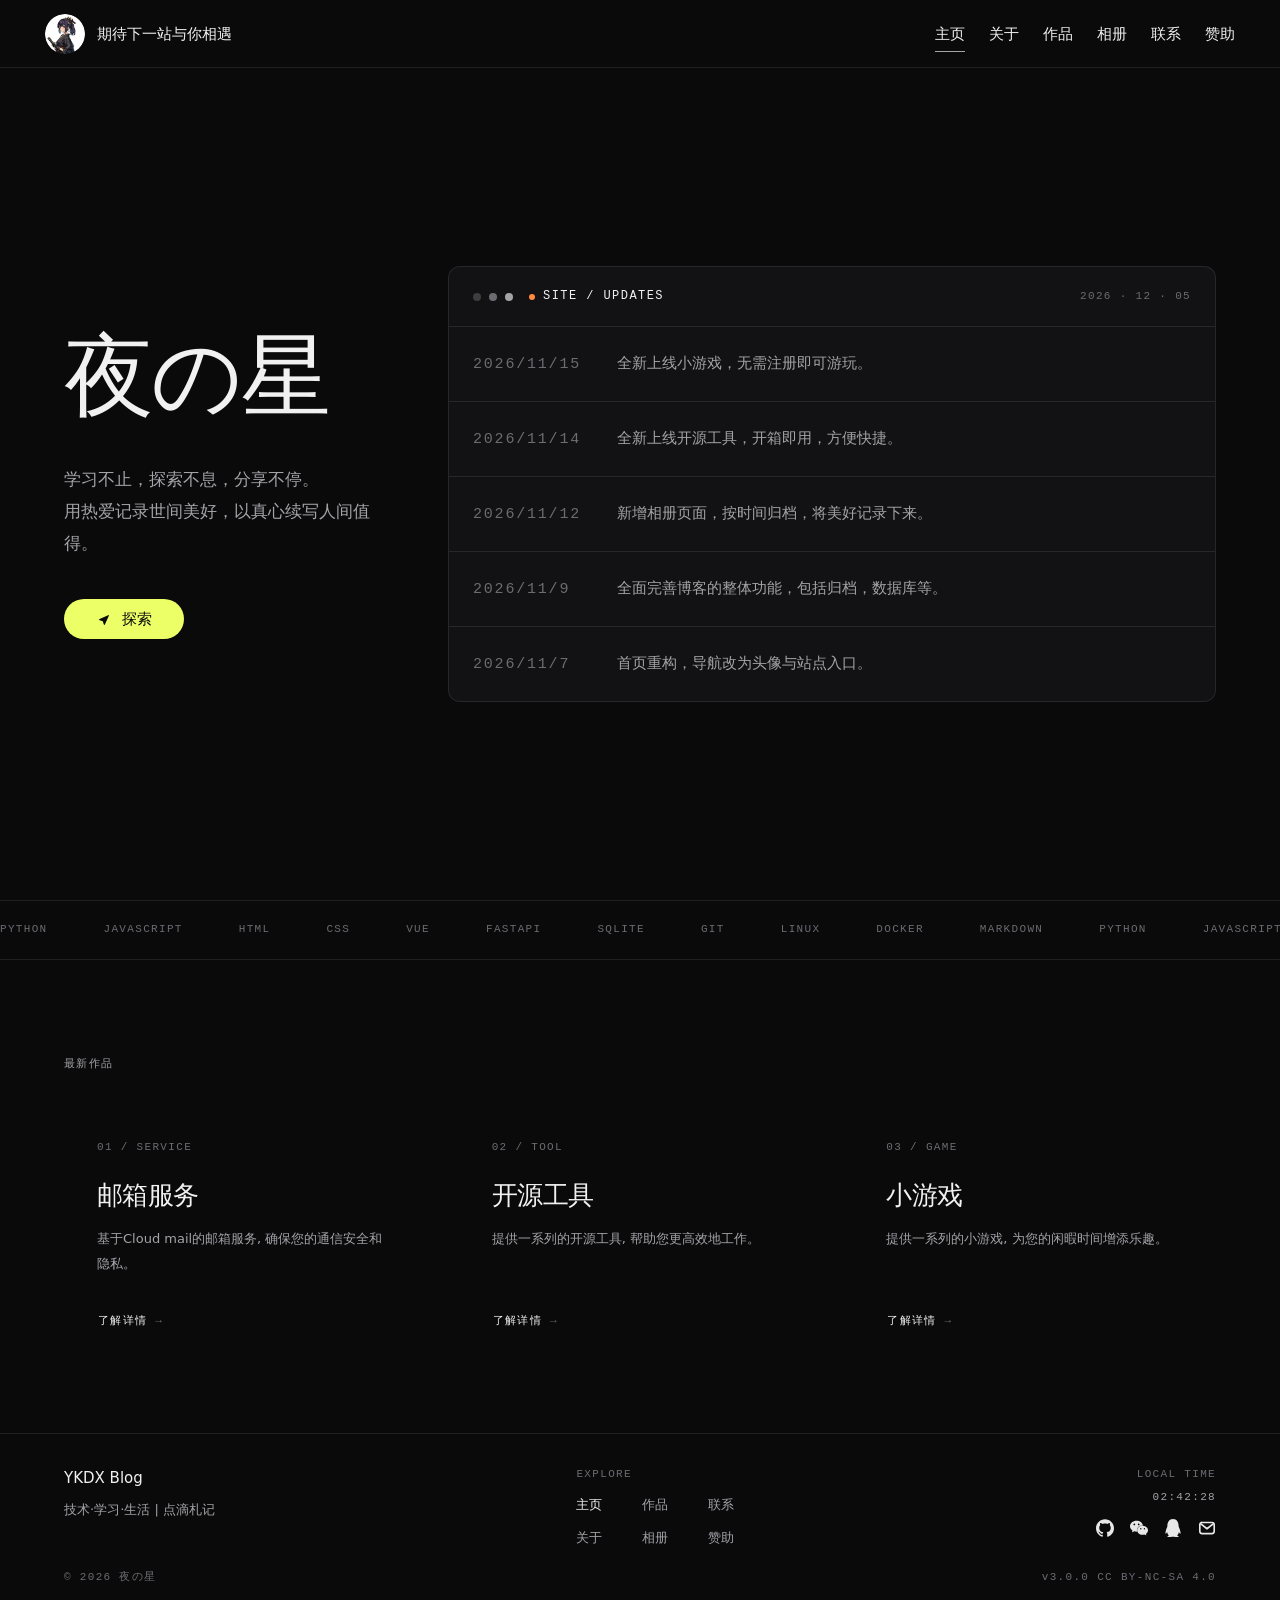
<file: index.html>
<!DOCTYPE html>
<html lang="zh-CN">
    <head>
        <meta charset="UTF-8">
        <meta name="description" content="夜の星 - 个人主页 / 作品合集">
        <meta name="viewport" content="width=device-width, initial-scale=1.0">
        <meta name="theme-color" content="#0a0a0b"> <!-- 浏览器界面颜色，与画布同色 -->

        <meta property="og:type" content="website"> <!-- Open Graph：页面类型 -->
        <meta property="og:site_name" content="夜の星"> <!-- Open Graph：站点名 -->
        <meta property="og:locale" content="zh_CN"> <!-- Open Graph：语言地区 -->
        <meta property="og:url" content="https://ykdx.us.ci/"> <!-- Open Graph：页面地址 -->
        <meta property="og:title" content="夜の星 - 个人主页 / 作品合集"> <!-- Open Graph：分享标题 -->
        <meta property="og:description" content="夜の星 - 个人主页 / 作品合集"> <!-- Open Graph：分享描述 -->
        <meta property="og:image" content="https://ykdx.us.ci/static/img/avatar/avatar.png"> <!-- Open Graph：分享配图 -->
        <meta property="og:image:width" content="2136"> <!-- Open Graph：配图宽度 -->
        <meta property="og:image:height" content="2136"> <!-- Open Graph：配图高度 -->
        <meta property="og:image:alt" content="夜の星 头像"> <!-- Open Graph：配图说明 -->

        <link rel="stylesheet" href="./static/css/common/loader.css"> <!-- 页面加载器样式 -->
        <link rel="stylesheet" href="./static/css/common/init.css"> <!-- 初始化样式与设计 Token -->
        <link rel="stylesheet" href="./static/css/common/nav.css"> <!-- 导航栏样式 -->

        <link rel="stylesheet" href="./static/css/common/base.css"> <!-- 全站基础样式：作品网格与页脚 -->
        <link rel="stylesheet" href="./static/css/index/home.css"> <!-- 首页专属样式 -->

        <link rel="icon" href="./static/img/avatar/avatar.png" type="image/png"> <!-- 网站图标 -->
        <title>夜の星</title>
    </head>
    <body> 
        <!-- 页面加载器 -->
        <div class="page-loader" id="pageLoader">
            <div class="page-loader-ring"></div>
            <p class="page-loader-title">夜の星</p>
            <p class="page-loader-tip">正在准备页面</p>
        </div>
        <script src="./static/js/common/loader.js"></script>

        <!-- 导航栏 -->
        <nav class="site-nav">
            <div class="nav-left-content">
                <div class="avatar-container">
                    <img src="./static/img/avatar/avatar.webp" alt="夜の星"> <!-- 作者头像 -->
                </div>

                <p id="nav-title">期待下一站与你相遇</p>
            </div>

            <div class="nav-right-content">
                <a href="index.html" aria-current="page">主页</a>
                <a href="about.html">关于</a>
                <a href="projects.html">作品</a>
                <a href="album.html">相册</a>
                <a href="contact.html">联系</a>
                <a href="sponsor.html">赞助</a>
            </div>
        </nav>

        <main id="top">
            <!-- 首屏 -->
            <section class="hero">
                <div class="shell">
                    <div class="hero-grid">
                        <div class="hero-copy">
                            <h1 class="hero-title" id="heroTitle">夜の星</h1>

                            <p class="hero-sub" id="heroSub"></p>

                            <div class="hero-actions">
                                <button class="explore-button" type="button" id="exploreButton">
                                    <svg class="explore-icon" viewBox="0 0 24 24" xmlns="http://www.w3.org/2000/svg" aria-hidden="true">
                                        <path d="M10.368 19.102c.349 1.049 1.011 1.086 1.478.086l5.309-11.375c.467-1.002.034-1.434-.967-.967l-11.376 5.308c-1.001.467-.963 1.129.085 1.479l4.103 1.367 1.368 4.102z"></path>
                                    </svg>

                                    <span class="explore-text-container">
                                        <span class="explore-text-default">探索</span>
                                        <span class="explore-text-hover">探寻</span>
                                    </span>
                                </button>

                                <div class="scroll-hint" id="scrollHint">
                                    <span class="scroll-arrow">↓</span>
                                    <span class="scroll-text">下滑探索</span>
                                </div>
                            </div>
                        </div>

                        <!-- 网站更新概览 -->
                        <div class="updates-window" id="updates">
                            <div class="updates-bar">
                                <div class="traffic">
                                    <span></span>
                                    <span></span>
                                    <span></span>
                                </div>
                                <span class="window-title">
                                    <span class="status-dot"></span>
                                    <span id="updatesTitle">site / updates</span>
                                </span>
                                <span class="window-meta" id="updatesMeta"></span>
                            </div>

                            <ul class="updates-list" id="updatesList"></ul>
                        </div>
                    </div>
                </div>
            </section>

            <!-- 技术栈滚动展示 -->
            <section class="stack-strip" aria-label="常用技术栈">
                <div class="stack-track" id="stackTrack">
                    <ul class="stack-list" id="stackList"></ul>

                    <!-- 重复一份，保证滚动无缝衔接 -->
                    <ul class="stack-list" id="stackListCopy" aria-hidden="true"></ul>
                </div>
            </section>

            <!-- 最新作品：最多展示 3 个 -->
            <section class="work">
                <div class="shell">
                    <p class="label work-label" id="workLabel">最新作品</p>

                    <div class="work-grid" id="workGrid"></div>
                </div>
            </section>
        </main>

        <!-- 页脚 -->
        <footer class="site-footer">
            <div class="shell footer-inner">
                <div class="footer-brand">
                    <p class="footer-mark" id="footerMark"></p>

                    <p class="footer-note" id="footerNote"></p>
                </div>

                <div class="footer-links">
                    <p class="label footer-links-label">Explore</p>

                    <div class="footer-links-grid">
                        <a class="footer-link" href="index.html" aria-current="page">主页</a>
                        <a class="footer-link" href="about.html">关于</a>
                        <a class="footer-link" href="projects.html">作品</a>
                        <a class="footer-link" href="album.html">相册</a>
                        <a class="footer-link" href="contact.html">联系</a>
                        <a class="footer-link" href="sponsor.html">赞助</a>
                    </div>
                </div>

                <div class="footer-social">
                    <div class="footer-social-head">
                        <p class="label footer-social-label">Local time</p>
                        <p class="footer-time" id="footerTime"></p>
                    </div>

                    <div class="footer-social-icons">
                        <a href="https://github.com/EOZT-YKDX" target="_blank" rel="noopener" aria-label="GitHub">
                            <img src="./static/img/icons/github.svg" alt="GitHub">
                        </a>

                        <a href="contact.html#wechat" aria-label="微信">
                            <img src="./static/img/icons/wechat.svg" alt="微信">
                        </a>

                        <a href="contact.html#qq" aria-label="QQ">
                            <img src="./static/img/icons/qq.svg" alt="QQ">
                        </a>

                        <a href="contact.html#mail" aria-label="邮箱">
                            <img src="./static/img/icons/mail.svg" alt="邮箱">
                        </a>
                    </div>
                </div>
            </div>

            <div class="shell footer-meta">
                <p class="footer-copy" id="footerCopy"></p>

                <p class="footer-version" id="footerVersion"></p>
            </div>
        </footer>

        <script src="./static/js/common/nav.js"></script> <!-- 导航栏折叠 -->
        <script src="./static/js/index/main.js"></script> <!-- 首页主体 -->
    </body>
</html>
</file>
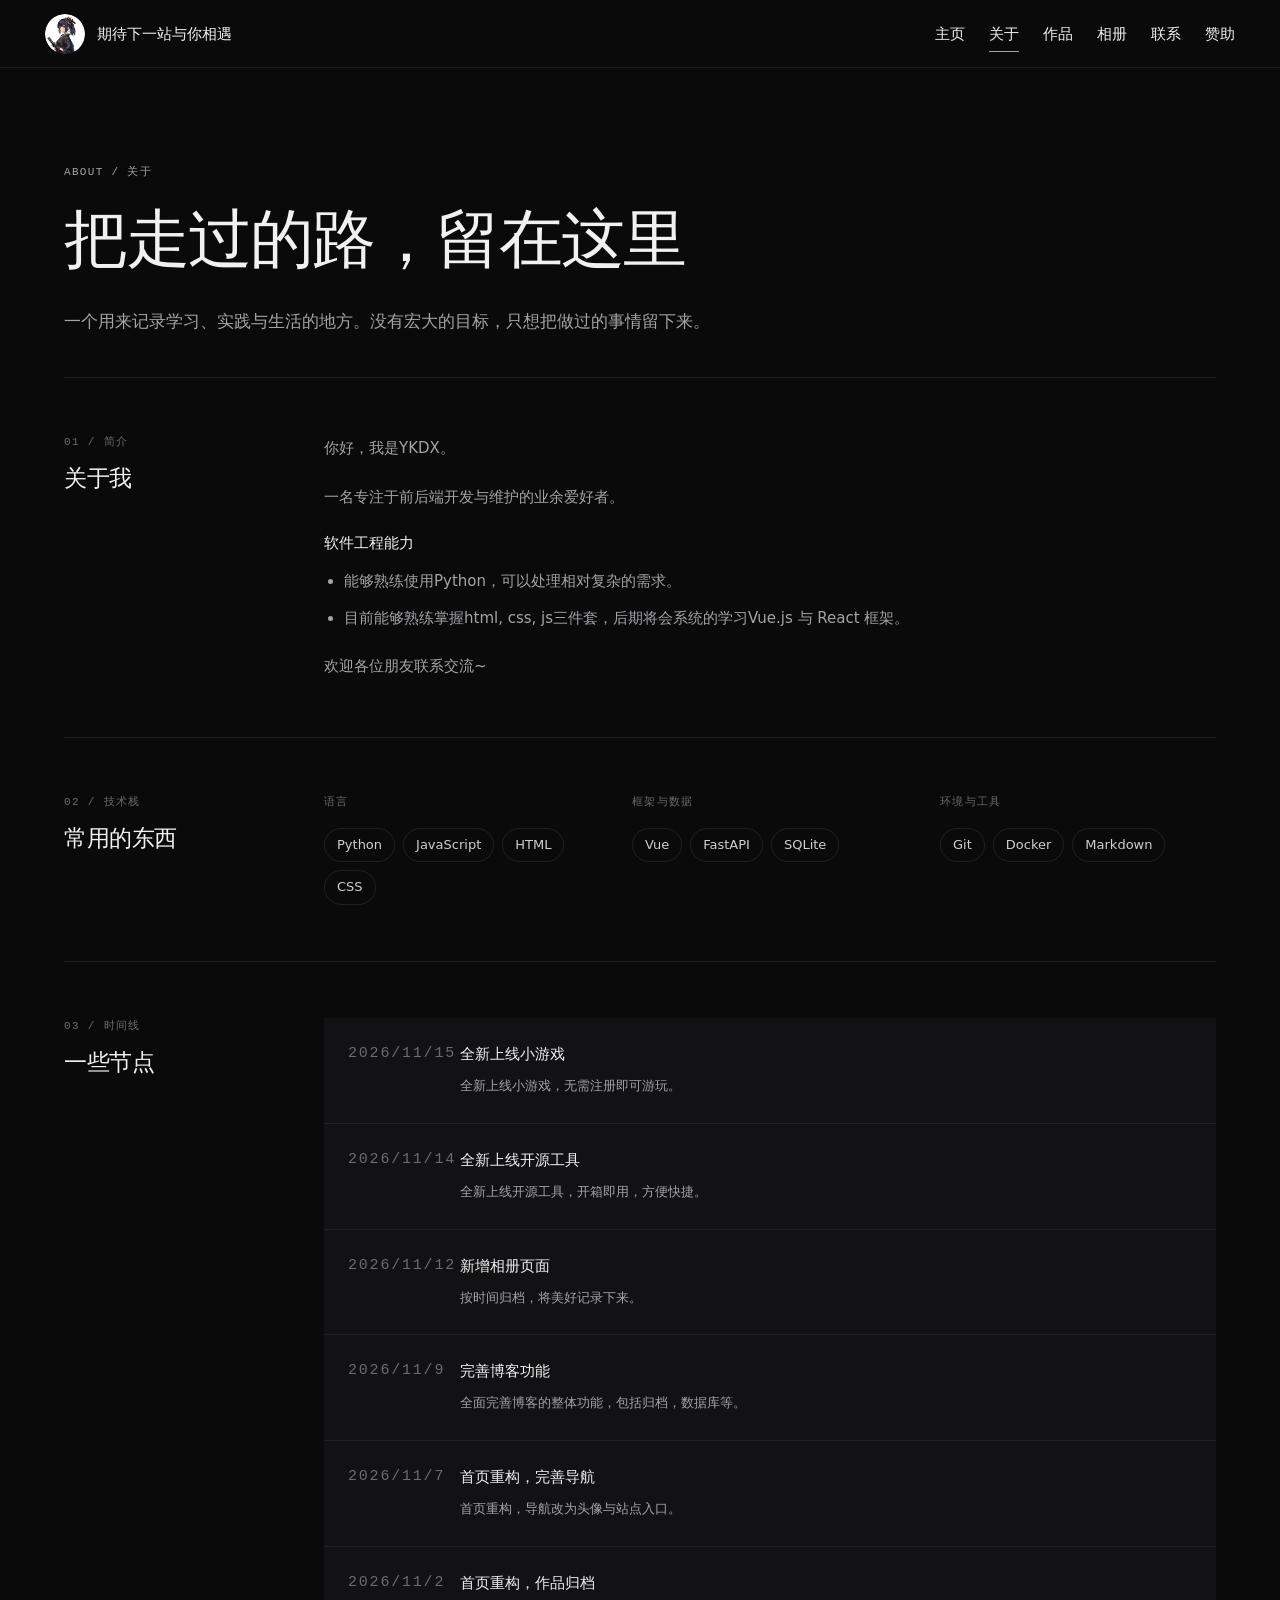
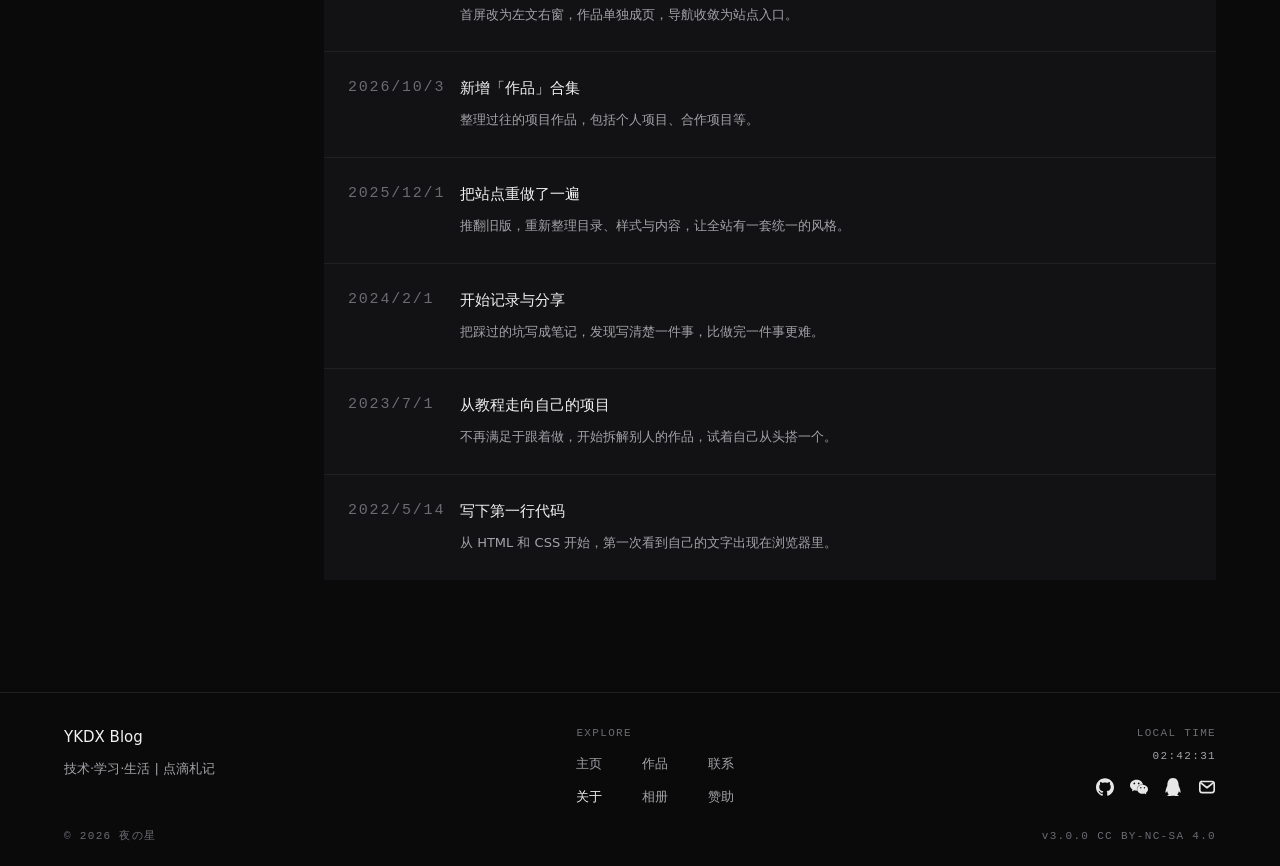
<file: about.html>
<!DOCTYPE html>
<html lang="zh-CN">
    <head>
        <meta charset="UTF-8">
        <meta name="description" content="夜の星 - 关于 / 记录学习与探索的轨迹">
        <meta name="viewport" content="width=device-width, initial-scale=1.0">
        <meta name="theme-color" content="#0a0a0b"> <!-- 浏览器界面颜色，与画布同色 -->

        <meta property="og:type" content="website"> <!-- Open Graph：页面类型 -->
        <meta property="og:site_name" content="夜の星"> <!-- Open Graph：站点名 -->
        <meta property="og:locale" content="zh_CN"> <!-- Open Graph：语言地区 -->
        <meta property="og:url" content="https://ykdx.us.ci/about.html"> <!-- Open Graph：页面地址 -->
        <meta property="og:title" content="关于 · 夜の星"> <!-- Open Graph：分享标题 -->
        <meta property="og:description" content="夜の星 - 关于 / 记录学习与探索的轨迹"> <!-- Open Graph：分享描述 -->
        <meta property="og:image" content="https://ykdx.us.ci/static/img/avatar/avatar.png"> <!-- Open Graph：分享配图 -->
        <meta property="og:image:width" content="2136"> <!-- Open Graph：配图宽度 -->
        <meta property="og:image:height" content="2136"> <!-- Open Graph：配图高度 -->
        <meta property="og:image:alt" content="夜の星 头像"> <!-- Open Graph：配图说明 -->

        <link rel="stylesheet" href="./static/css/common/loader.css"> <!-- 页面加载器样式 -->
        <link rel="stylesheet" href="./static/css/common/init.css"> <!-- 初始化样式与设计 Token -->
        <link rel="stylesheet" href="./static/css/common/nav.css"> <!-- 导航栏样式 -->

        <link rel="stylesheet" href="./static/css/common/base.css"> <!-- 全站基础样式：作品网格与页脚 -->
        <link rel="stylesheet" href="./static/css/pages/page-common.css"> <!-- 内页公共样式：首屏与区块骨架 -->
        <link rel="stylesheet" href="./static/css/pages/page-about.css"> <!-- 关于页样式 -->

        <link rel="icon" href="./static/img/avatar/avatar.png" type="image/png"> <!-- 网站图标 -->
        <title>关于 · 夜の星</title>
    </head>
    <body data-page="about">
        <!-- 页面加载器 -->
        <div class="page-loader" id="pageLoader">
            <div class="page-loader-ring"></div>
            <p class="page-loader-title">夜の星</p>
            <p class="page-loader-tip">正在准备页面</p>
        </div>
        <script src="./static/js/common/loader.js"></script>

        <!-- 导航栏 -->
        <nav class="site-nav">
            <div class="nav-left-content">
                <div class="avatar-container">
                    <img src="./static/img/avatar/avatar.webp" alt="夜の星"> <!-- 作者头像 -->
                </div>

                <p id="nav-title">期待下一站与你相遇</p>
            </div>

            <div class="nav-right-content">
                <a href="index.html">主页</a>
                <a href="about.html" aria-current="page">关于</a>
                <a href="projects.html">作品</a>
                <a href="album.html">相册</a>
                <a href="contact.html">联系</a>
                <a href="sponsor.html">赞助</a>
            </div>
        </nav>

        <main id="top">
            <!-- 首屏 -->
            <section class="page-hero">
                <div class="shell">
                    <p class="label page-hero-label" id="pageLabel"></p>
                    <h1 class="page-title" id="pageTitle"></h1>
                    <p class="page-lead" id="pageLead"></p>
                </div>
            </section>

            <!-- 正文：简介 / 技术栈 / 时间线 -->
            <section class="page-body">
                <div class="shell" id="pageBody"></div>
            </section>
        </main>

        <!-- 页脚 -->
        <footer class="site-footer">
            <div class="shell footer-inner">
                <div class="footer-brand">
                    <p class="footer-mark" id="footerMark"></p>

                    <p class="footer-note" id="footerNote"></p>
                </div>

                <div class="footer-links">
                    <p class="label footer-links-label">Explore</p>

                    <div class="footer-links-grid">
                        <a class="footer-link" href="index.html">主页</a>
                        <a class="footer-link" href="about.html" aria-current="page">关于</a>
                        <a class="footer-link" href="projects.html">作品</a>
                        <a class="footer-link" href="album.html">相册</a>
                        <a class="footer-link" href="contact.html">联系</a>
                        <a class="footer-link" href="sponsor.html">赞助</a>
                    </div>
                </div>

                <div class="footer-social">
                    <div class="footer-social-head">
                        <p class="label footer-social-label">Local time</p>
                        <p class="footer-time" id="footerTime"></p>
                    </div>

                    <div class="footer-social-icons">
                        <a href="https://github.com/EOZT-YKDX" target="_blank" rel="noopener" aria-label="GitHub">
                            <img src="./static/img/icons/github.svg" alt="GitHub">
                        </a>

                        <a href="contact.html#wechat" aria-label="微信">
                            <img src="./static/img/icons/wechat.svg" alt="微信">
                        </a>

                        <a href="contact.html#qq" aria-label="QQ">
                            <img src="./static/img/icons/qq.svg" alt="QQ">
                        </a>

                        <a href="contact.html#mail" aria-label="邮箱">
                            <img src="./static/img/icons/mail.svg" alt="邮箱">
                        </a>
                    </div>
                </div>
            </div>

            <div class="shell footer-meta">
                <p class="footer-copy" id="footerCopy"></p>

                <p class="footer-version" id="footerVersion"></p>
            </div>
        </footer>

        <script src="./static/js/common/nav.js"></script> <!-- 导航栏折叠 -->
        <script src="./static/js/pages/page-common.js"></script> <!-- 内页公共逻辑 -->
        <script src="./static/js/pages/page-about.js"></script> <!-- 关于页渲染 -->
        <script src="./static/js/pages/page.js"></script> <!-- 内页入口：读取数据并分发渲染 -->
    </body>
</html>
</file>
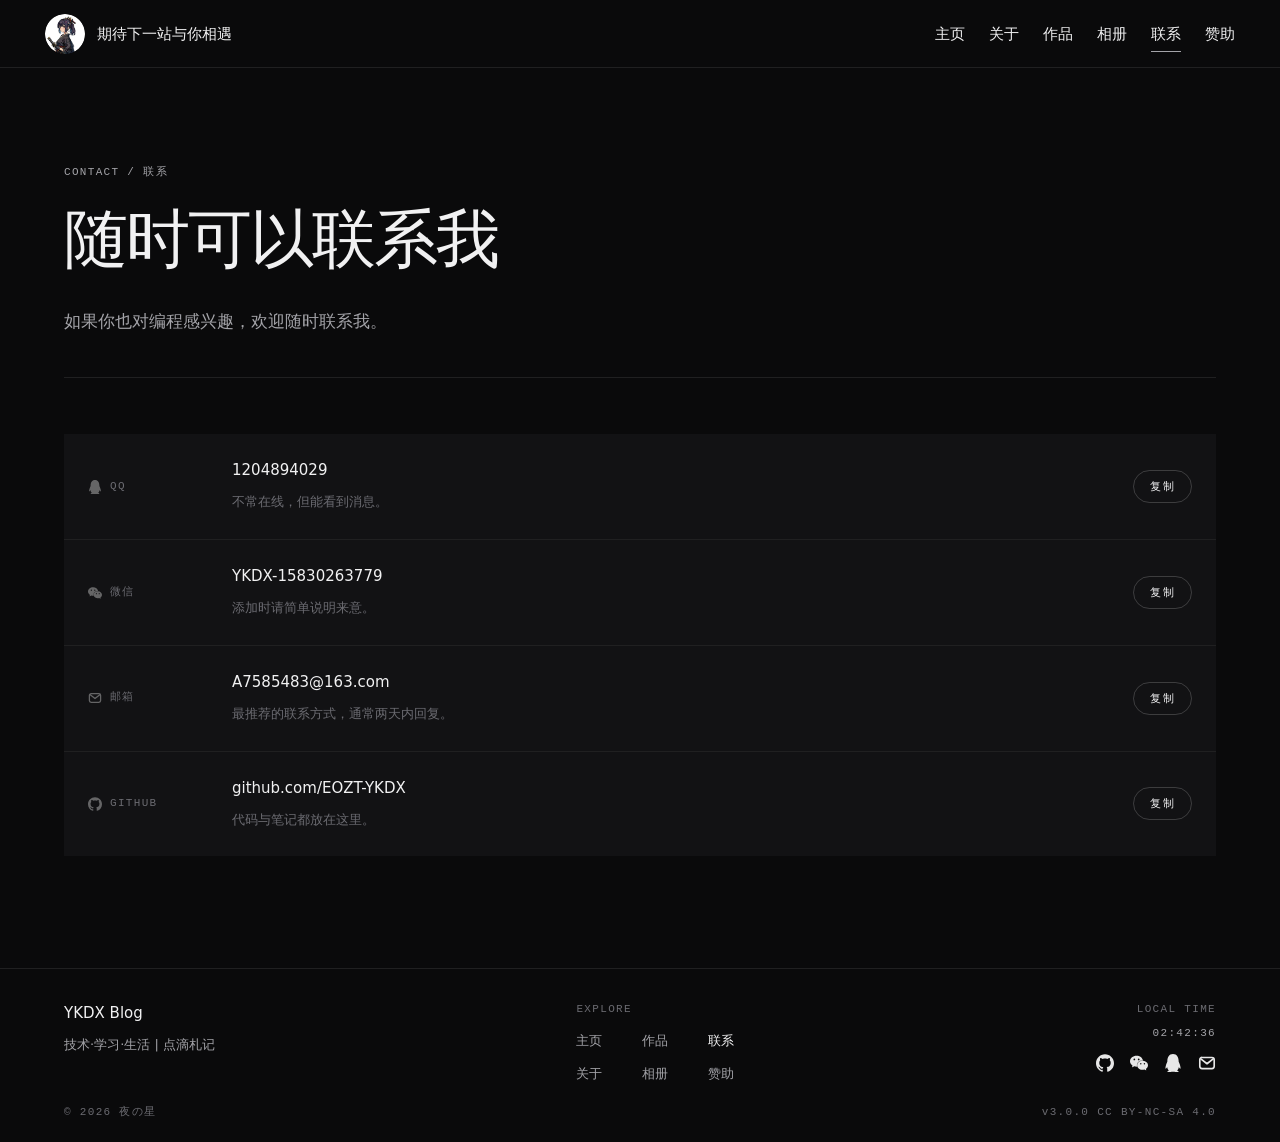
<file: contact.html>
<!DOCTYPE html>
<html lang="zh-CN">
    <head>
        <meta charset="UTF-8">
        <meta name="description" content="夜の星 - 联系 / 邮箱、GitHub 与社交账号">
        <meta name="viewport" content="width=device-width, initial-scale=1.0">
        <meta name="theme-color" content="#0a0a0b"> <!-- 浏览器界面颜色，与画布同色 -->

        <meta property="og:type" content="website"> <!-- Open Graph：页面类型 -->
        <meta property="og:site_name" content="夜の星"> <!-- Open Graph：站点名 -->
        <meta property="og:locale" content="zh_CN"> <!-- Open Graph：语言地区 -->
        <meta property="og:url" content="https://ykdx.us.ci/contact.html"> <!-- Open Graph：页面地址 -->
        <meta property="og:title" content="联系 · 夜の星"> <!-- Open Graph：分享标题 -->
        <meta property="og:description" content="夜の星 - 联系 / 邮箱、GitHub 与社交账号"> <!-- Open Graph：分享描述 -->
        <meta property="og:image" content="https://ykdx.us.ci/static/img/avatar/avatar.png"> <!-- Open Graph：分享配图 -->
        <meta property="og:image:width" content="2136"> <!-- Open Graph：配图宽度 -->
        <meta property="og:image:height" content="2136"> <!-- Open Graph：配图高度 -->
        <meta property="og:image:alt" content="夜の星 头像"> <!-- Open Graph：配图说明 -->

        <link rel="stylesheet" href="./static/css/common/loader.css"> <!-- 页面加载器样式 -->
        <link rel="stylesheet" href="./static/css/common/init.css"> <!-- 初始化样式与设计 Token -->
        <link rel="stylesheet" href="./static/css/common/nav.css"> <!-- 导航栏样式 -->

        <link rel="stylesheet" href="./static/css/common/base.css"> <!-- 全站基础样式：作品网格与页脚 -->
        <link rel="stylesheet" href="./static/css/pages/page-common.css"> <!-- 内页公共样式：首屏与区块骨架 -->
        <link rel="stylesheet" href="./static/css/pages/page-contact.css"> <!-- 联系页样式 -->

        <link rel="icon" href="./static/img/avatar/avatar.png" type="image/png"> <!-- 网站图标 -->
        <title>联系 · 夜の星</title>
    </head>
    <body data-page="contact">
        <!-- 页面加载器 -->
        <div class="page-loader" id="pageLoader">
            <div class="page-loader-ring"></div>
            <p class="page-loader-title">夜の星</p>
            <p class="page-loader-tip">正在准备页面</p>
        </div>
        <script src="./static/js/common/loader.js"></script>

        <!-- 导航栏 -->
        <nav class="site-nav">
            <div class="nav-left-content">
                <div class="avatar-container">
                    <img src="./static/img/avatar/avatar.webp" alt="夜の星"> <!-- 作者头像 -->
                </div>

                <p id="nav-title">期待下一站与你相遇</p>
            </div>

            <div class="nav-right-content">
                <a href="index.html">主页</a>
                <a href="about.html">关于</a>
                <a href="projects.html">作品</a>
                <a href="album.html">相册</a>
                <a href="contact.html" aria-current="page">联系</a>
                <a href="sponsor.html">赞助</a>
            </div>
        </nav>

        <main id="top">
            <!-- 首屏 -->
            <section class="page-hero">
                <div class="shell">
                    <p class="label page-hero-label" id="pageLabel"></p>
                    <h1 class="page-title" id="pageTitle"></h1>
                    <p class="page-lead" id="pageLead"></p>
                </div>
            </section>

            <!-- 正文：联系方式列表 -->
            <section class="page-body">
                <div class="shell" id="pageBody"></div>
            </section>
        </main>

        <!-- 页脚 -->
        <footer class="site-footer">
            <div class="shell footer-inner">
                <div class="footer-brand">
                    <p class="footer-mark" id="footerMark"></p>

                    <p class="footer-note" id="footerNote"></p>
                </div>

                <div class="footer-links">
                    <p class="label footer-links-label">Explore</p>

                    <div class="footer-links-grid">
                        <a class="footer-link" href="index.html">主页</a>
                        <a class="footer-link" href="about.html">关于</a>
                        <a class="footer-link" href="projects.html">作品</a>
                        <a class="footer-link" href="album.html">相册</a>
                        <a class="footer-link" href="contact.html" aria-current="page">联系</a>
                        <a class="footer-link" href="sponsor.html">赞助</a>
                    </div>
                </div>

                <div class="footer-social">
                    <div class="footer-social-head">
                        <p class="label footer-social-label">Local time</p>
                        <p class="footer-time" id="footerTime"></p>
                    </div>

                    <div class="footer-social-icons">
                        <a href="https://github.com/EOZT-YKDX" target="_blank" rel="noopener" aria-label="GitHub">
                            <img src="./static/img/icons/github.svg" alt="GitHub">
                        </a>

                        <a href="contact.html#wechat" aria-label="微信">
                            <img src="./static/img/icons/wechat.svg" alt="微信">
                        </a>

                        <a href="contact.html#qq" aria-label="QQ">
                            <img src="./static/img/icons/qq.svg" alt="QQ">
                        </a>

                        <a href="contact.html#mail" aria-label="邮箱">
                            <img src="./static/img/icons/mail.svg" alt="邮箱">
                        </a>
                    </div>
                </div>
            </div>

            <div class="shell footer-meta">
                <p class="footer-copy" id="footerCopy"></p>

                <p class="footer-version" id="footerVersion"></p>
            </div>
        </footer>

        <script src="./static/js/common/nav.js"></script> <!-- 导航栏折叠 -->
        <script src="./static/js/pages/page-common.js"></script> <!-- 内页公共逻辑 -->
        <script src="./static/js/pages/page-contact.js"></script> <!-- 联系页渲染 -->
        <script src="./static/js/pages/page.js"></script> <!-- 内页入口：读取数据并分发渲染 -->
    </body>
</html>
</file>
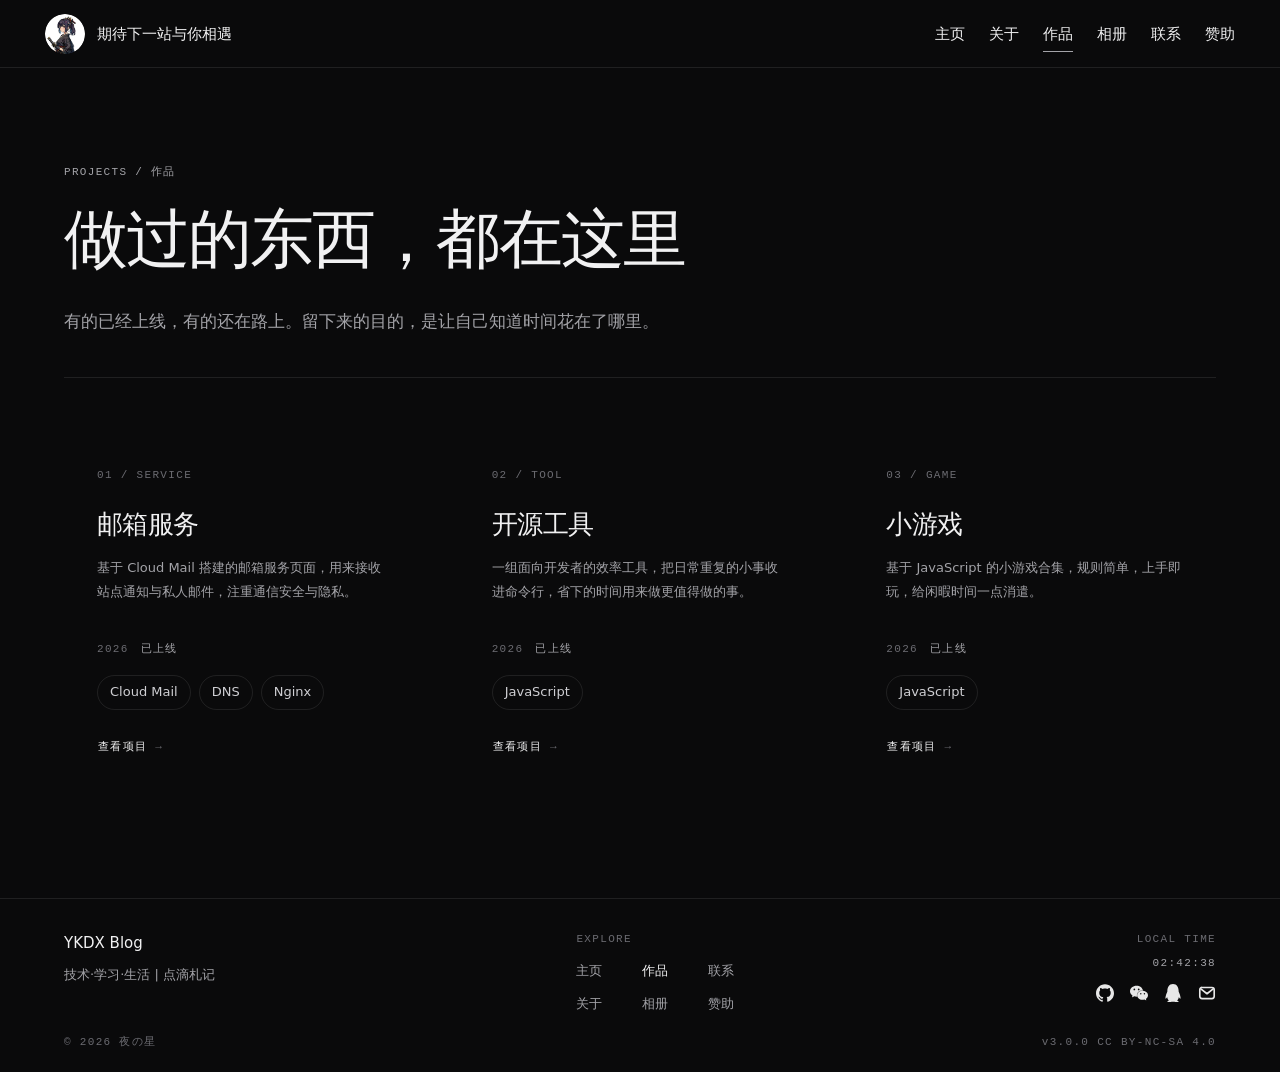
<file: projects.html>
<!DOCTYPE html>
<html lang="zh-CN">
    <head>
        <meta charset="UTF-8">
        <meta name="description" content="夜の星 - 作品 / 做过的项目">
        <meta name="viewport" content="width=device-width, initial-scale=1.0">
        <meta name="theme-color" content="#0a0a0b"> <!-- 浏览器界面颜色，与画布同色 -->

        <meta property="og:type" content="website"> <!-- Open Graph：页面类型 -->
        <meta property="og:site_name" content="夜の星"> <!-- Open Graph：站点名 -->
        <meta property="og:locale" content="zh_CN"> <!-- Open Graph：语言地区 -->
        <meta property="og:url" content="https://ykdx.us.ci/projects.html"> <!-- Open Graph：页面地址 -->
        <meta property="og:title" content="作品 · 夜の星"> <!-- Open Graph：分享标题 -->
        <meta property="og:description" content="夜の星 - 作品 / 做过的项目"> <!-- Open Graph：分享描述 -->
        <meta property="og:image" content="https://ykdx.us.ci/static/img/avatar/avatar.png"> <!-- Open Graph：分享配图 -->
        <meta property="og:image:width" content="2136"> <!-- Open Graph：配图宽度 -->
        <meta property="og:image:height" content="2136"> <!-- Open Graph：配图高度 -->
        <meta property="og:image:alt" content="夜の星 头像"> <!-- Open Graph：配图说明 -->

        <link rel="stylesheet" href="./static/css/common/loader.css"> <!-- 页面加载器样式 -->
        <link rel="stylesheet" href="./static/css/common/init.css"> <!-- 初始化样式与设计 Token -->
        <link rel="stylesheet" href="./static/css/common/nav.css"> <!-- 导航栏样式 -->

        <link rel="stylesheet" href="./static/css/common/base.css"> <!-- 全站基础样式：作品网格与页脚 -->
        <link rel="stylesheet" href="./static/css/pages/page-common.css"> <!-- 内页公共样式：首屏与区块骨架 -->
        <link rel="stylesheet" href="./static/css/pages/page-projects.css"> <!-- 作品页样式 -->

        <link rel="icon" href="./static/img/avatar/avatar.png" type="image/png"> <!-- 网站图标 -->
        <title>作品 · 夜の星</title>
    </head>
    <body data-page="projects">
        <!-- 页面加载器 -->
        <div class="page-loader" id="pageLoader">
            <div class="page-loader-ring"></div>
            <p class="page-loader-title">夜の星</p>
            <p class="page-loader-tip">正在准备页面</p>
        </div>
        <script src="./static/js/common/loader.js"></script>

        <!-- 导航栏 -->
        <nav class="site-nav">
            <div class="nav-left-content">
                <div class="avatar-container">
                    <img src="./static/img/avatar/avatar.webp" alt="夜の星"> <!-- 作者头像 -->
                </div>

                <p id="nav-title">期待下一站与你相遇</p>
            </div>

            <div class="nav-right-content">
                <a href="index.html">主页</a>
                <a href="about.html">关于</a>
                <a href="projects.html" aria-current="page">作品</a>
                <a href="album.html">相册</a>
                <a href="contact.html">联系</a>
                <a href="sponsor.html">赞助</a>
            </div>
        </nav>

        <main id="top">
            <!-- 首屏 -->
            <section class="page-hero">
                <div class="shell">
                    <p class="label page-hero-label" id="pageLabel"></p>
                    <h1 class="page-title" id="pageTitle"></h1>
                    <p class="page-lead" id="pageLead"></p>
                </div>
            </section>

            <!-- 正文：作品列表 -->
            <section class="page-body">
                <div class="shell" id="pageBody"></div>
            </section>
        </main>

        <!-- 页脚 -->
        <footer class="site-footer">
            <div class="shell footer-inner">
                <div class="footer-brand">
                    <p class="footer-mark" id="footerMark"></p>

                    <p class="footer-note" id="footerNote"></p>
                </div>

                <div class="footer-links">
                    <p class="label footer-links-label">Explore</p>

                    <div class="footer-links-grid">
                        <a class="footer-link" href="index.html">主页</a>
                        <a class="footer-link" href="about.html">关于</a>
                        <a class="footer-link" href="projects.html" aria-current="page">作品</a>
                        <a class="footer-link" href="album.html">相册</a>
                        <a class="footer-link" href="contact.html">联系</a>
                        <a class="footer-link" href="sponsor.html">赞助</a>
                    </div>
                </div>

                <div class="footer-social">
                    <div class="footer-social-head">
                        <p class="label footer-social-label">Local time</p>
                        <p class="footer-time" id="footerTime"></p>
                    </div>

                    <div class="footer-social-icons">
                        <a href="https://github.com/EOZT-YKDX" target="_blank" rel="noopener" aria-label="GitHub">
                            <img src="./static/img/icons/github.svg" alt="GitHub">
                        </a>

                        <a href="contact.html#wechat" aria-label="微信">
                            <img src="./static/img/icons/wechat.svg" alt="微信">
                        </a>

                        <a href="contact.html#qq" aria-label="QQ">
                            <img src="./static/img/icons/qq.svg" alt="QQ">
                        </a>

                        <a href="contact.html#mail" aria-label="邮箱">
                            <img src="./static/img/icons/mail.svg" alt="邮箱">
                        </a>
                    </div>
                </div>
            </div>

            <div class="shell footer-meta">
                <p class="footer-copy" id="footerCopy"></p>

                <p class="footer-version" id="footerVersion"></p>
            </div>
        </footer>

        <script src="./static/js/common/nav.js"></script> <!-- 导航栏折叠 -->
        <script src="./static/js/pages/page-common.js"></script> <!-- 内页公共逻辑 -->
        <script src="./static/js/pages/page-projects.js"></script> <!-- 作品页渲染 -->
        <script src="./static/js/pages/page.js"></script> <!-- 内页入口：读取数据并分发渲染 -->
    </body>
</html>
</file>
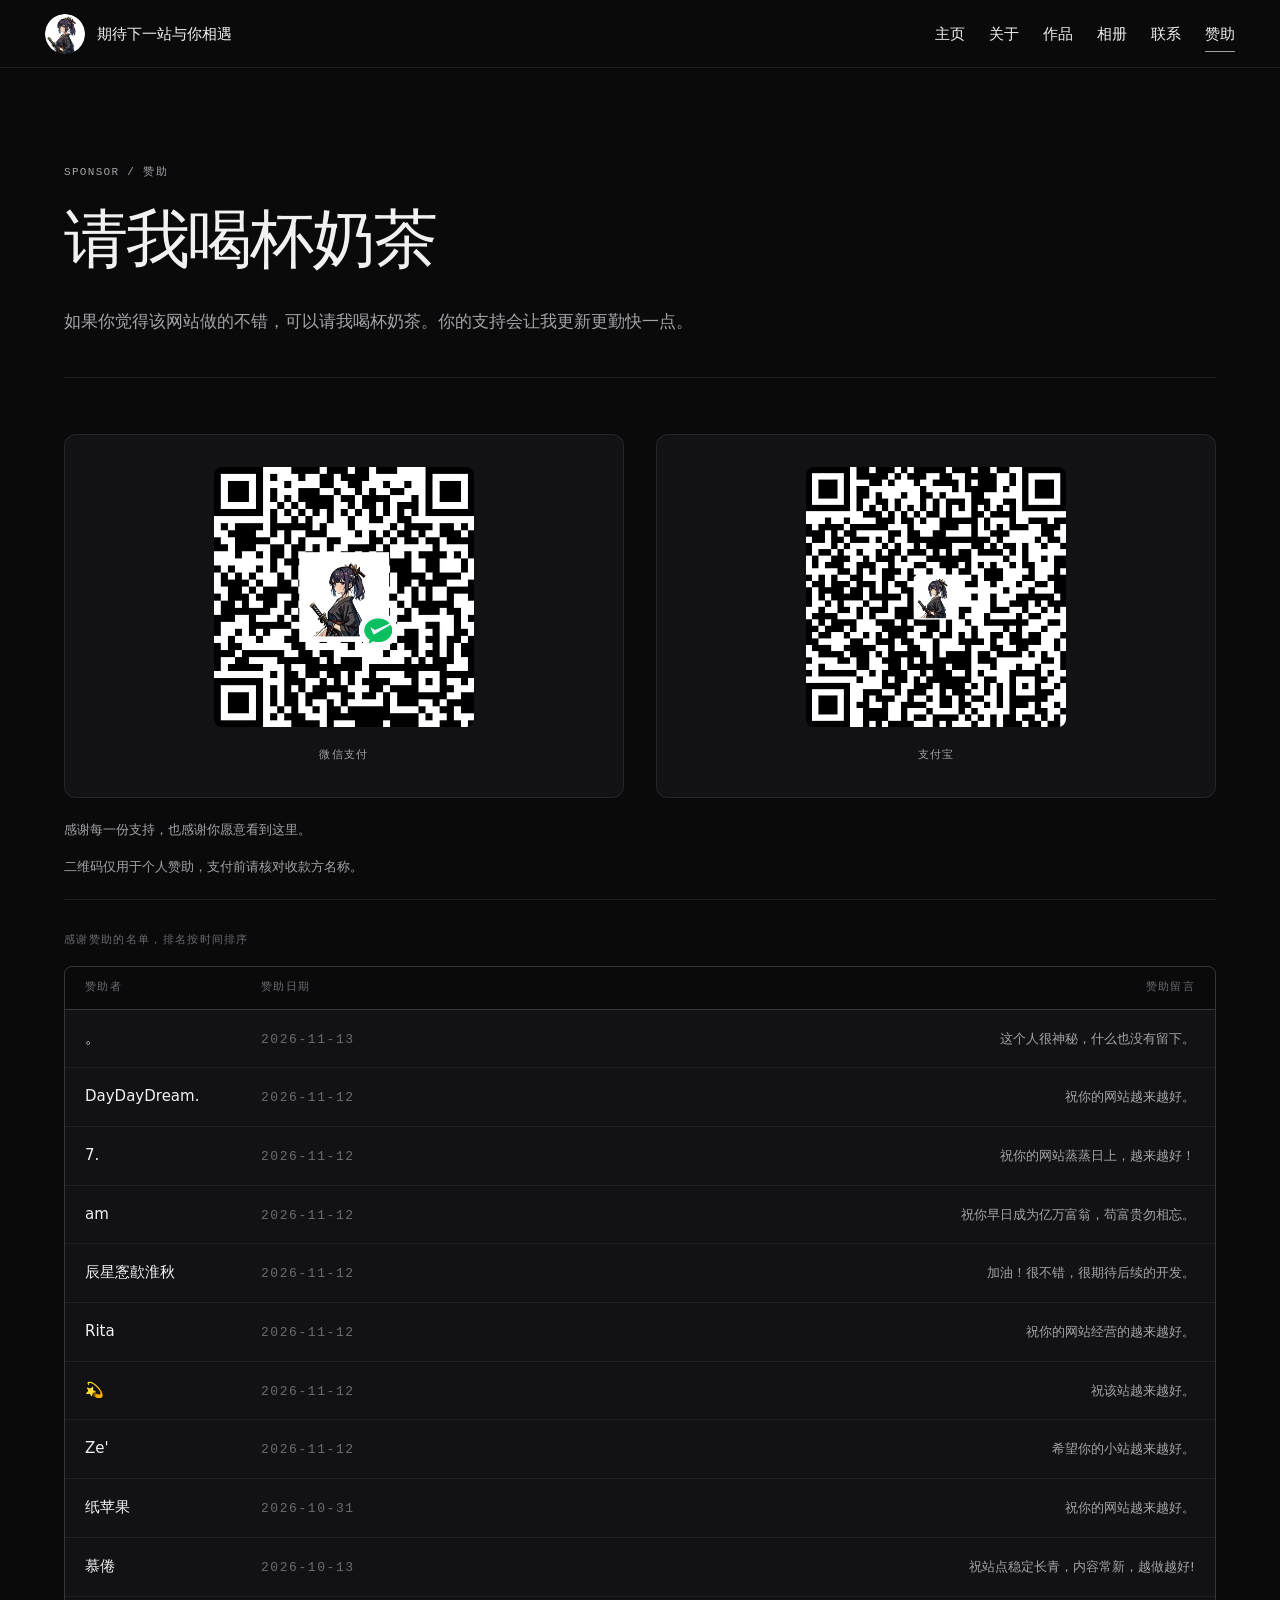
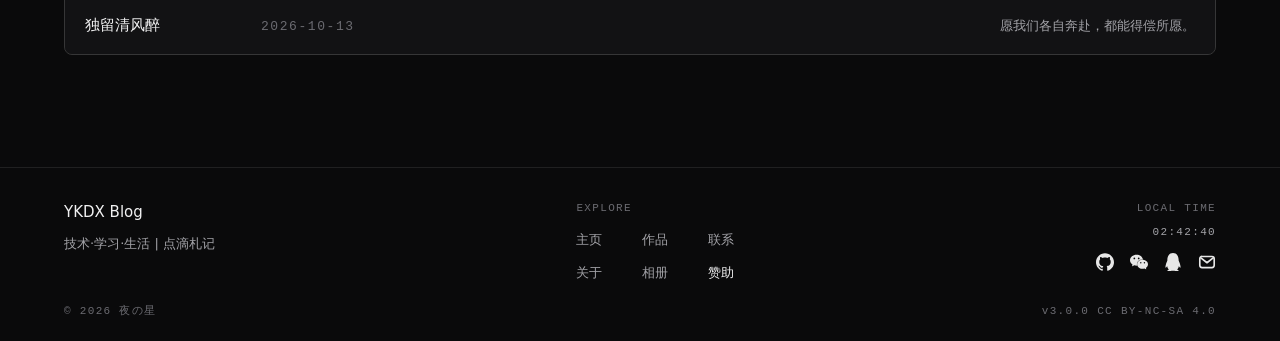
<file: sponsor.html>
<!DOCTYPE html>
<html lang="zh-CN">
    <head>
        <meta charset="UTF-8">
        <meta name="description" content="夜の星 - 赞助 / 请我喝杯咖啡">
        <meta name="viewport" content="width=device-width, initial-scale=1.0">
        <meta name="theme-color" content="#0a0a0b"> <!-- 浏览器界面颜色，与画布同色 -->

        <meta property="og:type" content="website"> <!-- Open Graph：页面类型 -->
        <meta property="og:site_name" content="夜の星"> <!-- Open Graph：站点名 -->
        <meta property="og:locale" content="zh_CN"> <!-- Open Graph：语言地区 -->
        <meta property="og:url" content="https://ykdx.us.ci/sponsor.html"> <!-- Open Graph：页面地址 -->
        <meta property="og:title" content="赞助 · 夜の星"> <!-- Open Graph：分享标题 -->
        <meta property="og:description" content="夜の星 - 赞助 / 请我喝杯咖啡"> <!-- Open Graph：分享描述 -->
        <meta property="og:image" content="https://ykdx.us.ci/static/img/avatar/avatar.png"> <!-- Open Graph：分享配图 -->
        <meta property="og:image:width" content="2136"> <!-- Open Graph：配图宽度 -->
        <meta property="og:image:height" content="2136"> <!-- Open Graph：配图高度 -->
        <meta property="og:image:alt" content="夜の星 头像"> <!-- Open Graph：配图说明 -->

        <link rel="stylesheet" href="./static/css/common/loader.css"> <!-- 页面加载器样式 -->
        <link rel="stylesheet" href="./static/css/common/init.css"> <!-- 初始化样式与设计 Token -->
        <link rel="stylesheet" href="./static/css/common/nav.css"> <!-- 导航栏样式 -->

        <link rel="stylesheet" href="./static/css/common/base.css"> <!-- 全站基础样式：作品网格与页脚 -->
        <link rel="stylesheet" href="./static/css/pages/page-common.css"> <!-- 内页公共样式：首屏与区块骨架 -->
        <link rel="stylesheet" href="./static/css/pages/page-sponsor.css"> <!-- 赞助页样式 -->

        <link rel="icon" href="./static/img/avatar/avatar.png" type="image/png"> <!-- 网站图标 -->
        <title>赞助 · 夜の星</title>
    </head>
    <body data-page="sponsor">
        <!-- 页面加载器 -->
        <div class="page-loader" id="pageLoader">
            <div class="page-loader-ring"></div>
            <p class="page-loader-title">夜の星</p>
            <p class="page-loader-tip">正在准备页面</p>
        </div>
        <script src="./static/js/common/loader.js"></script>

        <!-- 导航栏 -->
        <nav class="site-nav">
            <div class="nav-left-content">
                <div class="avatar-container">
                    <img src="./static/img/avatar/avatar.webp" alt="夜の星"> <!-- 作者头像 -->
                </div>

                <p id="nav-title">期待下一站与你相遇</p>
            </div>

            <div class="nav-right-content">
                <a href="index.html">主页</a>
                <a href="about.html">关于</a>
                <a href="projects.html">作品</a>
                <a href="album.html">相册</a>
                <a href="contact.html">联系</a>
                <a href="sponsor.html" aria-current="page">赞助</a>
            </div>
        </nav>

        <main id="top">
            <!-- 首屏 -->
            <section class="page-hero">
                <div class="shell">
                    <p class="label page-hero-label" id="pageLabel"></p>
                    <h1 class="page-title" id="pageTitle"></h1>
                    <p class="page-lead" id="pageLead"></p>
                </div>
            </section>

            <!-- 正文：赞助二维码与说明 -->
            <section class="page-body">
                <div class="shell" id="pageBody"></div>
            </section>
        </main>

        <!-- 页脚 -->
        <footer class="site-footer">
            <div class="shell footer-inner">
                <div class="footer-brand">
                    <p class="footer-mark" id="footerMark"></p>

                    <p class="footer-note" id="footerNote"></p>
                </div>

                <div class="footer-links">
                    <p class="label footer-links-label">Explore</p>

                    <div class="footer-links-grid">
                        <a class="footer-link" href="index.html">主页</a>
                        <a class="footer-link" href="about.html">关于</a>
                        <a class="footer-link" href="projects.html">作品</a>
                        <a class="footer-link" href="album.html">相册</a>
                        <a class="footer-link" href="contact.html">联系</a>
                        <a class="footer-link" href="sponsor.html" aria-current="page">赞助</a>
                    </div>
                </div>

                <div class="footer-social">
                    <div class="footer-social-head">
                        <p class="label footer-social-label">Local time</p>
                        <p class="footer-time" id="footerTime"></p>
                    </div>

                    <div class="footer-social-icons">
                        <a href="https://github.com/EOZT-YKDX" target="_blank" rel="noopener" aria-label="GitHub">
                            <img src="./static/img/icons/github.svg" alt="GitHub">
                        </a>

                        <a href="contact.html#wechat" aria-label="微信">
                            <img src="./static/img/icons/wechat.svg" alt="微信">
                        </a>

                        <a href="contact.html#qq" aria-label="QQ">
                            <img src="./static/img/icons/qq.svg" alt="QQ">
                        </a>

                        <a href="contact.html#mail" aria-label="邮箱">
                            <img src="./static/img/icons/mail.svg" alt="邮箱">
                        </a>
                    </div>
                </div>
            </div>

            <div class="shell footer-meta">
                <p class="footer-copy" id="footerCopy"></p>

                <p class="footer-version" id="footerVersion"></p>
            </div>
        </footer>

        <script src="./static/js/common/nav.js"></script> <!-- 导航栏折叠 -->
        <script src="./static/js/pages/page-common.js"></script> <!-- 内页公共逻辑 -->
        <script src="./static/js/pages/page-sponsor.js"></script> <!-- 赞助页渲染 -->
        <script src="./static/js/pages/page.js"></script> <!-- 内页入口：读取数据并分发渲染 -->
    </body>
</html>
</file>
<file: static/css/common/loader.css>
/* ========== 页面初始化加载层 ========== */
html.is-loading {
    /* 加载期间禁止滚动 */
    overflow: hidden;
}

.page-loader {
    /* 定位 */
    top: 0;
    left: 0;
    position: fixed;

    /* 大小 */
    width: 100%;
    height: 100%;

    /* 层级 */
    z-index: 9999;

    /* 布局 */
    display: flex;
    flex-direction: column;
    align-items: center;
    justify-content: center;
    gap: var(--space-20);

    /* 装饰：纯深色覆盖，不使用模糊与光晕 */
    background-color: var(--color-canvas);

    /* 动画 */
    opacity: 1;
    visibility: visible;
    transition: opacity var(--duration-slow) var(--ease),
                visibility var(--duration-slow) var(--ease);
}

.page-loader.hide {
    /* 装饰 */
    opacity: 0;
    visibility: hidden;
    pointer-events: none;
}

/* 加载指示：发丝环旋转（唯一的持续旋转动效） */
.page-loader-ring {
    /* 大小 */
    width: var(--space-40);
    height: var(--space-40);

    /* 装饰 */
    border-radius: 50%;
    border: calc(var(--hairline) * 2) solid var(--color-hairline);
    border-top-color: var(--color-text);

    /* 动画 */
    animation: pageLoaderSpin var(--duration-spin) linear infinite;
}

.page-loader-title {
    /* 文本 */
    font-size: var(--text-body);
    font-weight: 400;
    letter-spacing: var(--tracking-loader);

    /* 装饰 */
    color: var(--color-text);
}

.page-loader-tip {
    /* 文本 */
    font-family: var(--font-mono);
    font-size: var(--text-caption);
    font-weight: 400;
    letter-spacing: var(--tracking-caption);

    /* 装饰 */
    color: var(--color-text-dim);

    /* 动画 */
    animation: pageLoaderPulse var(--duration-pulse) var(--ease-pulse) infinite;
}

@keyframes pageLoaderSpin {
    to {
        /* 动画 */
        transform: rotate(360deg);
    }
}

@keyframes pageLoaderPulse {
    0%, 100% {
        /* 动画 */
        opacity: var(--opacity-soft);
    }
    50% {
        /* 动画 */
        opacity: var(--opacity-visible);
    }
}
</file>
<file: static/css/common/init.css>
/* ========== 设计 Token ========== */
:root {
    /* 颜色 */
    --color-canvas: #0a0a0b;
    --color-surface: #121214;
    --color-surface-lift: #17171a;
    --color-hairline: rgba(255, 255, 255, 0.09);
    --color-hairline-strong: rgba(255, 255, 255, 0.18);
    --color-text: #f1f1f2;
    --color-text-soft: #cfcfd3;
    --color-text-muted: #a3a3a8;
    --color-text-dim: #6b6b71;
    --color-signal: #edff66;
    --color-signal-deep: #dfef52;
    --color-status: #ff8a3d;
    --color-scrim: rgba(0, 0, 0, 0.55);
    --color-scrim-light: rgba(0, 0, 0, 0.35);

    /* 字体 */
    --font-sans: "Helvetica Neue", "PingFang SC", "Hiragino Sans GB", "Microsoft YaHei", system-ui, -apple-system, "Segoe UI", Roboto, sans-serif;
    --font-mono: ui-monospace, "SF Mono", "Cascadia Mono", Consolas, Menlo, monospace;

    /* 字号与行高 */
    --text-caption: 11px;
    --tracking-caption: 0.12em;
    --text-window: 12px;
    --text-row: 13px;
    --text-body: 15px;
    --text-lead: 17px;
    --leading-lead: 1.9;
    --text-hero: clamp(56px, 7vw, 108px);
    --tracking-title: -0.03em;
    --leading-title: 1.05;

    /* 间距 */
    --space-4: 4px;
    --space-6: 6px;
    --space-8: 8px;
    --space-12: 12px;
    --space-16: 16px;
    --space-20: 20px;
    --space-24: 24px;
    --space-32: 32px;
    --space-40: 40px;
    --space-56: 56px;
    --space-72: 72px;

    /* 布局 */
    --page-max-width: 1350px;
    --page-padding: clamp(20px, 5vw, 72px);
    --nav-height: 68px;
    --nav-padding: clamp(16px, 3.5vw, 48px);
    --nav-links-min-width: 280px;
    --nav-title-max-width: 180px;
    --drawer-width: 42%;
    --drawer-min-width: 232px;
    --radius-sm: 8px;
    --radius-md: 12px;
    --radius-pill: 999px;
    --hairline: 1px;

    /* 探索按钮：固定尺寸，避免窗口变小时被压缩 */
    --explore-height: 40px;
    --explore-min-width: 120px;
    --explore-icon: 18px;

    /* 动效 */
    --duration: 0.24s;
    --duration-slow: 0.5s;
    --duration-drawer: 0.3s;
    --duration-hint: 2s;
    --duration-spin: 0.9s;
    --duration-pulse: 1.6s;
    --duration-instant: 0.01s;
    --ease: cubic-bezier(0.4, 0, 0.2, 1);
    --ease-pulse: ease-in-out;

    /* 透明度层级 */
    --opacity-hidden: 0;
    --opacity-soft: 0.35;
    --opacity-visible: 0.9;
    --opacity-full: 1;

    /* 字距 */
    --tracking-loader: 0.16em;

    /* 主内容上下留白：收紧纵向边距，避免上下空隙过大显得空旷 */
    --hero-padding-y: clamp(64px, 10vh, 120px);

    /* 首屏两栏间距：文本靠左、卡片靠右，中间留出呼吸区 */
    --hero-gap: clamp(56px, 6vw, 112px);

    /* 首屏文案列宽：限制段落行宽，折行位置与设计稿一致 */
    --hero-copy-width: clamp(300px, 24vw, 340px);
}

/* ========== 重置与基础 ========== */
* {
    /* 重置默认样式 */
    margin: 0;
    padding: 0;
    box-sizing: border-box;
}

html {
    /* 画布固定为深色 */
    color-scheme: dark;
}

body {
    /* 装饰：纯深色画布，不使用模糊与光晕 */
    background-color: var(--color-canvas);
    color: var(--color-text);

    /* 文本 */
    font-family: var(--font-sans);
    font-size: var(--text-body);
    font-weight: 400;
    line-height: 1.6;

    /* 渲染 */
    -webkit-font-smoothing: antialiased;
    text-rendering: optimizeLegibility;
}

/* ========== 自定义滚动条 ========== */
::-webkit-scrollbar {
    width: var(--hairline);
    height: var(--hairline);
}

::-webkit-scrollbar-track {
    background: var(--color-canvas);
}

::-webkit-scrollbar-thumb {
    background: var(--color-hairline-strong);
}

::-webkit-scrollbar-button {
    display: none;
}

/* ========== 内容容器 ========== */
.shell {
    /* 布局 */
    width: 100%;
    max-width: var(--page-max-width);
    margin: 0 auto;
    padding: 0 var(--page-padding);
}

/* ========== 仪器标签（Mono 小号大写） ========== */
.label {
    /* 布局 */
    display: inline-flex;
    align-items: center;
    gap: var(--space-8);

    /* 文本 */
    font-family: var(--font-mono);
    font-size: var(--text-caption);
    font-weight: 400;
    letter-spacing: var(--tracking-caption);
    text-transform: uppercase;
    white-space: nowrap;

    /* 装饰 */
    color: var(--color-text);
}

/* ========== 移动端适配 ========== */
@media screen and (max-width: 768px) {
    /* 去除移动端点击蓝色背景 */
    * {
        -webkit-tap-highlight-color: transparent;
    }
}
</file>
<file: static/css/common/nav.css>
/* ========== 导航栏 ========== */
.site-nav {
    /* 定位 */
    top: 0;
    left: 0;
    position: fixed;

    /* 层级 */
    z-index: 100;

    /* 布局 */
    display: flex;
    align-items: center;
    justify-content: space-between;

    /* 大小 */
    width: 100%;
    min-height: var(--nav-height);
    padding: 0 var(--nav-padding);

    /* 装饰：纯色面板 + 单条发丝分隔，无模糊无阴影 */
    background-color: var(--color-canvas);
    border-bottom: var(--hairline) solid var(--color-hairline);
}

/* ========== 左侧：头像 + 站点标题 ========== */
.nav-left-content {
    /* 布局 */
    display: flex;
    flex-shrink: 0;
    align-items: center;

    /* 间距 */
    gap: var(--space-12);
}

.avatar-container {
    /* 布局 */
    flex-shrink: 0;

    /* 大小 */
    width: var(--space-40);
    height: var(--space-40);

    /* 装饰 */
    overflow: hidden;
    border-radius: 50%;
}

.avatar-container img {
    /* 布局 */
    display: block;

    /* 大小 */
    width: 100%;
    height: 100%;

    /* 填充方式 */
    object-fit: cover;
}

#nav-title {
    /* 文本 */
    font-size: var(--text-body);
    font-weight: 400;
    white-space: nowrap;

    /* 装饰 */
    color: var(--color-text);
}

/* ========== 右侧：站点入口 ========== */
.nav-right-content {
    /* 布局 */
    display: flex;
    align-items: center;
    justify-content: space-between;

    /* 大小 */
    height: var(--space-40);
    min-width: var(--nav-links-min-width);

    /* 间距 */
    gap: var(--space-24);
}

.nav-right-content a {
    /* 定位 */
    position: relative;

    /* 文本 */
    font-size: var(--text-body);
    font-weight: 400;
    white-space: nowrap;

    /* 装饰 */
    color: var(--color-text);
    text-decoration: none;

    /* 动画 */
    transition: color var(--duration) var(--ease),
                transform var(--duration) var(--ease);
}

.nav-right-content a:hover {
    /* 装饰 */
    color: var(--color-text-soft);

    /* 动画 */
    transform: translateY(calc(-1 * var(--hairline) * 2));
}

/* 悬浮下划线：由 0 展开到 100% */
.nav-right-content a::after {
    /* 内容 */
    content: "";

    /* 定位 */
    left: 0;
    bottom: calc(-1 * var(--space-6));
    position: absolute;

    /* 大小 */
    width: 0;
    height: var(--hairline);

    /* 装饰 */
    background-color: var(--color-text-muted);

    /* 动画 */
    transition: width var(--duration) var(--ease);
}

.nav-right-content a:hover::after {
    /* 大小 */
    width: 100%;
}

/* 当前页：下划线常驻，与悬浮态同一视觉语言 */
.nav-right-content a[aria-current="page"]::after {
    /* 大小 */
    width: 100%;
}

/* ========== 移动端菜单按钮 ========== */
.mobile-nav-menu {
    /* 定位 */
    right: var(--space-16);
    position: fixed;

    /* 布局 */
    display: flex;
    flex-direction: column;
    align-items: center;
    justify-content: center;

    /* 层级 */
    z-index: 100;

    /* 间距 */
    gap: var(--space-6);

    /* 大小 */
    width: var(--space-40);
    height: var(--space-40);
    padding: 0;

    /* 装饰 */
    border: var(--hairline) solid var(--color-hairline-strong);
    border-radius: var(--radius-md);
    background-color: var(--color-surface);
    cursor: pointer;

    /* 动画 */
    transition: border-color var(--duration) var(--ease);
}

.mobile-nav-menu:hover {
    /* 装饰 */
    border-color: var(--color-text-muted);
}

.nav-menu-btn-bar {
    /* 大小 */
    width: var(--space-16);
    height: calc(var(--hairline) * 2);

    /* 装饰 */
    border-radius: var(--hairline);
    background-color: var(--color-text-soft);
}

/* ========== 移动端遮罩层 ========== */
/* 抽屉打开期间锁住背景滚动，与加载层 is-loading 使用同一套锁定方式 */
html.is-nav-locked {
    /* 抽屉打开期间禁止滚动 */
    overflow: hidden;
}

.mobile-nav-overlay {
    /* 定位 */
    top: 0;
    left: 0;
    position: fixed;

    /* 大小 */
    width: 100%;
    height: 100%;

    /* 层级 */
    z-index: 99;

    /* 装饰 */
    opacity: 0;
    visibility: hidden;
    background-color: var(--color-scrim);

    /* 动画 */
    transition: opacity var(--duration-drawer) var(--ease),
                visibility var(--duration-drawer) var(--ease);
}

.mobile-nav-overlay.active {
    /* 装饰 */
    opacity: 1;
    visibility: visible;
}

/* ========== 移动端抽屉 ========== */
.mobile-nav-drawer {
    /* 定位 */
    top: 0;
    right: 0;
    position: fixed;

    /* 大小 */
    width: var(--drawer-width);
    min-width: var(--drawer-min-width);
    height: 100%;

    /* 层级 */
    z-index: 101;

    /* 布局 */
    display: flex;
    flex-direction: column;

    /* 间距 */
    gap: var(--space-12);
    padding: var(--space-20);

    /* 装饰 */
    transform: translateX(100%);
    overflow-y: auto;
    border-radius: var(--radius-md) 0 0 var(--radius-md);
    background-color: var(--color-surface);

    /* 动画 */
    transition: transform var(--duration-drawer) var(--ease);
}

.mobile-nav-drawer.active {
    /* 装饰 */
    transform: translateX(0);
}

/* 条目容器：与前端工具的侧边栏列表一致，组内保持紧凑 */
.mobile-nav-list {
    /* 布局：抽屉是 flex column，这里不让列表被压缩 */
    display: flex;
    flex-direction: column;
    flex-shrink: 0;

    /* 间距 */
    gap: var(--space-4);
}

/* 抽屉条目：沿用前端工具 sidebar-menu-link 的视觉语言，
   左侧留一条透明发丝线，悬停与选中时点亮；
   纵向内边距与字号都比工具页放大一档，条目更高、文字更清楚 */
.mobile-nav-drawer a {
    /* 边距：纵向由 8px 提到 12px，条目高度约 52px */
    padding: var(--space-12) var(--space-16);

    /* 文本：由 13px 提到 17px，与导语同一档 */
    font-size: var(--text-lead);
    font-weight: 400;

    /* 装饰 */
    border-left: var(--hairline) solid transparent;
    border-radius: var(--radius-sm);
    color: var(--color-text-soft);
    text-decoration: none;

    /* 动画 */
    transition: color var(--duration) var(--ease),
                border-color var(--duration) var(--ease),
                background-color var(--duration) var(--ease),
                transform var(--duration) var(--ease);
}

/* 悬停：左侧发丝线转为信号色，文本提亮 */
.mobile-nav-drawer a:hover {
    /* 装饰 */
    border-left-color: var(--color-signal);
    background-color: var(--color-surface-lift);
    color: var(--color-text);

    /* 动画 */
    transform: translateX(calc(var(--hairline) * 4));
}

/* 抽屉里的当前页：与悬停同一套语言，底色常驻，信号色发丝线保留 */
.mobile-nav-drawer a[aria-current="page"] {
    /* 装饰 */
    border-left-color: var(--color-signal);
    background-color: var(--color-surface-lift);
    color: var(--color-signal);
}

.mobile-nav-header {
    /* 布局 */
    display: flex;
    align-items: center;
    justify-content: space-between;

    /* 边距 */
    padding-bottom: var(--space-16);
    margin-bottom: var(--space-4);

    /* 装饰 */
    border-bottom: var(--hairline) solid var(--color-hairline);
}

.mobile-nav-title {
    /* 文本 */
    font-family: var(--font-mono);
    font-size: var(--text-caption);
    font-weight: 400;
    letter-spacing: var(--tracking-caption);
    text-transform: uppercase;

    /* 装饰 */
    color: var(--color-text-muted);
}

.mobile-nav-close {
    /* 布局 */
    display: flex;
    align-items: center;
    justify-content: center;

    /* 大小 */
    width: var(--space-32);
    height: var(--space-32);

    /* 装饰 */
    border: var(--hairline) solid var(--color-hairline-strong);
    border-radius: var(--radius-sm);
    background-color: transparent;
    color: var(--color-text-soft);
    font-family: var(--font-mono);
    font-size: var(--text-caption);
    cursor: pointer;

    /* 动画 */
    transition: border-color var(--duration) var(--ease),
                color var(--duration) var(--ease);
}

.mobile-nav-close:hover {
    /* 装饰 */
    border-color: var(--color-text-muted);
    color: var(--color-text);
}

/* ========== 当前页提示弹窗 ========== */
/* 极简窗口：圆点标题条 + 终端提示行，与首屏更新窗口同一套视觉语言 */
.nav-toast {
    /* 定位：紧贴导航栏下沿，右端贴住页面边缘 */
    top: var(--nav-height);
    right: 0;
    position: fixed;

    /* 层级：高于导航、遮罩与抽屉 */
    z-index: 120;

    /* 大小：跟随内容，同时限制最大宽度避免长文案撑出屏幕 */
    max-width: min(320px, calc(100vw - var(--space-40)));

    /* 装饰：圆角面板 + 发丝描边，无模糊无阴影 */
    overflow: hidden;
    border: var(--hairline) solid var(--color-hairline-strong);
    border-top: none;
    border-right: none;
    border-radius: 0 0 0 var(--radius-md);
    background-color: var(--color-surface);

    /* 交互：仅作提示，不遮挡下方内容的点击 */
    pointer-events: none;

    /* 动画：默认停在屏幕右侧外，active 时滑入 */
    transform: translateX(100%);
    opacity: var(--opacity-hidden);
    transition: transform var(--duration-drawer) var(--ease),
                opacity var(--duration-drawer) var(--ease);
}

.nav-toast.active {
    /* 动画 */
    transform: translateX(0);
    opacity: var(--opacity-full);
}

/* 标题条：与首屏窗口一致的发丝分隔与内边距 */
.nav-toast-bar {
    /* 布局 */
    display: flex;
    align-items: center;

    /* 间距 */
    gap: var(--space-12);

    /* 边距 */
    padding: var(--space-12) var(--space-20);

    /* 装饰 */
    border-bottom: var(--hairline) solid var(--color-hairline);
}

/* 窗口圆点：仅用明度区分，不使用彩色 */
.nav-toast-dots {
    /* 布局 */
    display: flex;
    flex: none;

    /* 间距 */
    gap: var(--space-8);
}

.nav-toast-dots span {
    /* 大小 */
    width: var(--space-6);
    height: var(--space-6);

    /* 装饰 */
    border-radius: 50%;
    background-color: var(--color-hairline-strong);
}

.nav-toast-dots span:nth-child(2) {
    /* 装饰 */
    background-color: var(--color-text-dim);
}

.nav-toast-dots span:nth-child(3) {
    /* 装饰 */
    background-color: var(--color-text-muted);
}

/* 窗口标题：等宽小字，与首屏窗口标题同一档字号 */
.nav-toast-label {
    /* 文本 */
    font-family: var(--font-mono);
    font-size: var(--text-window);
    font-weight: 400;
    letter-spacing: var(--tracking-caption);
    text-transform: uppercase;

    /* 装饰 */
    color: var(--color-text-muted);
}

/* 正文：终端提示行 */
.nav-toast-body {
    /* 布局 */
    display: flex;
    align-items: baseline;

    /* 间距 */
    gap: var(--space-8);

    /* 边距 */
    padding: var(--space-12) var(--space-20);
}

/* 提示符：信号色点缀，与「了解详情」悬停色一致 */
.nav-toast-prompt {
    /* 文本 */
    font-family: var(--font-mono);
    font-size: var(--text-row);

    /* 装饰 */
    color: var(--color-signal);
}

.nav-toast-text {
    /* 文本 */
    font-size: var(--text-row);
    line-height: 1.6;

    /* 装饰 */
    color: var(--color-text);
}

/* ========== 移动端适配 ========== */
@media screen and (max-width: 768px) {
    .mobile-nav-overlay {
        /* 装饰 */
        background-color: var(--color-scrim-light);
    }

    #nav-title {
        /* 大小 */
        max-width: var(--nav-title-max-width);

        /* 文本 */
        overflow: hidden;
        text-overflow: ellipsis;
    }
}
</file>
<file: static/css/common/base.css>
/* ========== 作品网格：首页与作品页共用 ========== */
.work-grid {
    /* 布局：三个作品等宽并排 */
    display: grid;
    grid-template-columns: repeat(3, 1fr);
    align-items: stretch;

    /* 间距 */
    gap: var(--space-32);

    /* 边距 */
    margin-top: var(--space-32);
}

/* 作品条目：默认无框，仅文字；悬停时才显现卡片面板 */
.project-card {
    /* 布局 */
    display: flex;
    flex-direction: column;
    align-items: flex-start;

    /* 边距 */
    padding: var(--space-32);

    /* 装饰：边框常驻但透明，悬停时只换颜色，避免出现 1px 抖动 */
    border: var(--hairline) solid transparent;
    border-radius: var(--radius-md);
    background-color: transparent;

    /* 动画 */
    transition: border-color var(--duration) var(--ease),
                background-color var(--duration) var(--ease),
                transform var(--duration) var(--ease);
}

/* 鼠标进入：呈现主卡片样式 */
.project-card:hover {
    /* 装饰 */
    border-color: var(--color-hairline-strong);
    background-color: var(--color-surface-lift);

    /* 动画 */
    transform: translateY(calc(-1 * var(--hairline) * 2));
}

.project-type {
    /* 文本 */
    font-family: var(--font-mono);
    font-size: var(--text-caption);
    font-weight: 400;
    letter-spacing: var(--tracking-caption);
    text-transform: uppercase;

    /* 装饰 */
    color: var(--color-text-dim);
}

.project-name {
    /* 边距 */
    margin-top: var(--space-24);

    /* 文本 */
    font-size: clamp(22px, 2vw, 30px);
    font-weight: 400;
    letter-spacing: -0.02em;
    line-height: 1.2;

    /* 装饰 */
    color: var(--color-text);
}

.project-desc {
    /* 边距：下方预留与详情入口的最小间距 */
    margin-top: var(--space-16);
    margin-bottom: var(--space-24);

    /* 文本 */
    font-size: var(--text-row);
    font-weight: 400;
    line-height: 1.9;

    /* 装饰 */
    color: var(--color-text-muted);
}

.project-more {
    /* 布局 */
    display: inline-flex;
    align-items: center;

    /* 间距 */
    gap: var(--space-8);

    /* 边距：预留按钮内边距，并用负外边距抵消，文字仍与上方对齐 */
    margin-top: auto;
    margin-left: calc(-1 * var(--space-20));
    padding: var(--space-12) var(--space-20);

    /* 装饰：边框常驻但透明，悬停时只换颜色，避免出现尺寸跳动 */
    border: var(--hairline) solid transparent;
    border-radius: var(--radius-pill);

    /* 文本 */
    font-family: var(--font-mono);
    font-size: var(--text-caption);
    font-weight: 400;
    letter-spacing: var(--tracking-caption);
    text-transform: uppercase;

    /* 装饰 */
    color: var(--color-text);
    text-decoration: none;

    /* 动画 */
    transition: color var(--duration) var(--ease),
                border-color var(--duration) var(--ease);
}

/* 悬停卡片时，详情入口随之变成主卡片里的描边按钮 */
.project-card:hover .project-more {
    /* 装饰 */
    border-color: var(--color-hairline-strong);
}

.project-card:hover .project-more:hover {
    /* 装饰 */
    border-color: var(--color-signal);
}

.project-more:hover {
    /* 装饰 */
    color: var(--color-signal);
}

.project-more-arrow {
    /* 装饰 */
    color: var(--color-text-dim);

    /* 动画 */
    transition: transform var(--duration) var(--ease),
                color var(--duration) var(--ease);
}

.project-more:hover .project-more-arrow {
    /* 装饰 */
    color: var(--color-signal);

    /* 动画 */
    transform: translateX(var(--space-4));
}

/* ========== 页脚 ========== */
.site-footer {
    /* 边距：收紧上下留白，整体高度更紧凑 */
    margin-top: var(--space-56);
    padding: var(--space-32) 0 var(--space-20);

    /* 装饰 */
    border-top: var(--hairline) solid var(--color-hairline);
}

.footer-inner {
    /* 布局 */
    display: flex;
    align-items: flex-start;
    justify-content: space-between;
    flex-wrap: wrap;

    /* 间距 */
    gap: var(--space-24);
}

.footer-brand {
    /* 布局 */
    display: flex;
    flex-direction: column;

    /* 间距 */
    gap: var(--space-8);

    /* 大小：限制简介行宽，保持易读 */
    max-width: 560px;
}

.footer-mark {
    /* 文本 */
    font-size: var(--text-body);
    font-weight: 400;

    /* 装饰 */
    color: var(--color-text);
}

.footer-note {
    /* 文本 */
    font-size: var(--text-row);
    font-weight: 400;
    line-height: 1.9;

    /* 装饰 */
    color: var(--color-text-muted);
}

.footer-links {
    /* 布局 */
    display: flex;
    flex-direction: column;

    /* 间距 */
    gap: var(--space-12);
}

.footer-links-label,
.footer-social-label {
    /* 装饰 */
    color: var(--color-text-dim);
}

.footer-links-grid {
    /* 布局：最多两行，超出两行的链接向右侧延伸 */
    display: grid;
    grid-template-rows: repeat(2, auto);
    grid-auto-flow: column;
    grid-auto-columns: max-content;

    /* 间距 */
    gap: var(--space-12) var(--space-40);
}

.footer-link {
    /* 文本 */
    font-size: var(--text-row);
    font-weight: 400;
    white-space: nowrap;

    /* 装饰 */
    color: var(--color-text-muted);
    text-decoration: none;

    /* 动画 */
    transition: color var(--duration) var(--ease);
}

.footer-link:hover {
    /* 装饰 */
    color: var(--color-text);
}

/* 页脚里的当前页：直接常驻「了解详情」的文本色 */
.footer-link[aria-current="page"] {
    /* 装饰 */
    color: var(--color-text);
}

.footer-social {
    /* 布局：右侧栏，标签与时间在上、图标在下；整体贴右，保持原有右边距 */
    display: flex;
    flex-direction: column;
    align-items: flex-end;

    /* 间距 */
    gap: var(--space-12);
}

.footer-social-head {
    /* 布局：单列网格，列宽取标签与时间中较宽者，两行自动共用同一列宽 */
    display: grid;
    grid-template-columns: max-content;

    /* 间距 */
    gap: var(--space-6);
}

.footer-social-label,
.footer-time {
    /* 大小：撑满列宽，让时间与 LOCAL TIME 的总体宽度保持一致 */
    width: 100%;
}

.footer-time {
    /* 文本 */
    font-family: var(--font-mono);
    font-size: var(--text-caption);
    font-weight: 400;
    letter-spacing: var(--tracking-caption);
    text-align: right;

    /* 装饰 */
    color: var(--color-text-muted);
}

.footer-social-icons {
    /* 布局 */
    display: flex;
    align-items: center;

    /* 间距 */
    gap: var(--space-16);
}

.footer-social a {
    /* 布局 */
    display: inline-flex;

    /* 大小 */
    width: 18px;
    height: 18px;

    /* 装饰 */
    opacity: var(--opacity-visible);

    /* 动画 */
    transition: opacity var(--duration) var(--ease);
}

.footer-social a:hover {
    /* 装饰 */
    opacity: var(--opacity-full);
}

.footer-social img {
    /* 布局 */
    display: block;

    /* 大小 */
    width: 100%;
    height: 100%;
}

.footer-meta {
    /* 布局 */
    display: flex;
    align-items: center;
    justify-content: space-between;
    flex-wrap: wrap;

    /* 间距 */
    margin-top: var(--space-20);
    gap: var(--space-8) var(--space-32);
}

.footer-copy {
    /* 布局 */
    flex: none;

    /* 文本 */
    font-family: var(--font-mono);
    font-size: var(--text-caption);
    font-weight: 400;
    letter-spacing: var(--tracking-caption);

    /* 装饰 */
    color: var(--color-text-dim);
}

.footer-version {
    /* 文本 */
    font-family: var(--font-mono);
    font-size: var(--text-caption);
    font-weight: 400;
    letter-spacing: var(--tracking-caption);

    /* 装饰 */
    color: var(--color-text-dim);
}

/* ========== 响应式 ========== */
@media screen and (max-width: 1024px) {
    /* 中等屏：作品改为两列，第三个自然落到下一行 */
    .work-grid {
        /* 布局 */
        grid-template-columns: 1fr 1fr;
    }
}

@media screen and (max-width: 768px) {
    /* 小屏：作品卡片单列排布，避免文字被压扁 */
    .work-grid {
        /* 布局 */
        grid-template-columns: 1fr;

        /* 间距 */
        gap: var(--space-16);
    }

    .footer-inner {
        /* 布局 */
        flex-direction: column;
        align-items: flex-start;

        /* 间距 */
        gap: var(--space-20);
    }

    /* 小屏：本地时间与图标随页脚整体左对齐，不再贴右边缘 */
    .footer-social {
        /* 布局 */
        align-items: flex-start;
    }

    .footer-time {
        /* 文本：与 LOCAL TIME 标签同一起点左对齐 */
        text-align: left;
    }

    .footer-meta {
        /* 布局 */
        flex-direction: column;
        align-items: flex-start;
    }
}

/* 尊重系统减弱动效偏好 */
@media (prefers-reduced-motion: reduce) {
    * {
        /* 动画 */
        transition-duration: var(--duration-instant);
    }
}
</file>
<file: static/css/index/home.css>
/* ========== 首屏 ========== */
.hero {
    /* 布局 */
    display: flex;
    align-items: center;

    /* 大小：占满一屏，首屏内容整体放大，其余内容需下拉才出现 */
    min-height: 100vh;
    min-height: 100svh;

    /* 边距：仅顶部避让固定导航，剩余空间用于垂直居中 */
    padding: var(--nav-height) 0 0;
}

.hero-grid {
    /* 布局：左文右窗，文案列固定较窄贴左，窗口列吃掉剩余空间并贴右 */
    display: grid;
    grid-template-columns: minmax(0, var(--hero-copy-width)) minmax(0, 1fr);
    align-items: center;

    /* 间距：两栏之间留出明显的呼吸区，文字与卡片不再挤在一起 */
    gap: var(--hero-gap);

    /* 大小 */
    width: 100%;
}

.hero-copy {
    /* 布局 */
    display: flex;
    flex-direction: column;
    align-items: flex-start;
}

.hero-title {
    /* 文本：全屏首屏的主视觉，字号随视口一起放大 */
    font-size: var(--text-hero);
    font-weight: 400;
    letter-spacing: var(--tracking-title);
    line-height: var(--leading-title);

    /* 装饰 */
    color: var(--color-text);
}

.hero-sub {
    /* 边距 */
    margin-top: var(--space-40);

    /* 文本：行高与字号同步放大，读起来更舒展 */
    font-size: var(--text-lead);
    font-weight: 400;
    line-height: var(--leading-lead);

    /* 装饰 */
    color: var(--color-text-muted);
}

.hero-actions {
    /* 布局 */
    display: flex;
    flex-wrap: wrap;
    align-items: center;

    /* 边距 */
    margin-top: var(--space-40);
}

/* ========== 探索按钮（全站唯一亮面） ========== */
.explore-button {
    /* 布局 */
    display: flex;
    flex: none;
    align-items: center;
    justify-content: center;

    /* 大小：固定尺寸，窗口缩小也不会被压扁 */
    height: var(--explore-height);
    min-width: var(--explore-min-width);

    /* 间距 */
    gap: var(--space-8);
    padding: 0 var(--space-20);

    /* 装饰 */
    border: 0;
    border-radius: var(--radius-pill);
    background-color: var(--color-signal);
    cursor: pointer;

    /* 动画 */
    transition: background-color var(--duration) var(--ease),
                transform var(--duration) var(--ease);
}

.explore-button:hover {
    /* 装饰 */
    background-color: var(--color-signal-deep);

    /* 动画 */
    transform: translateY(calc(-1 * var(--hairline) * 2));
}

.explore-icon {
    /* 布局 */
    flex: none;

    /* 大小 */
    width: var(--explore-icon);
    height: var(--explore-icon);

    /* 装饰 */
    fill: var(--color-canvas);

    /* 动画 */
    transition: transform var(--duration) var(--ease);
}

.explore-button:hover .explore-icon {
    /* 动画 */
    transform: rotate(-12deg);
}

/* 文字上下切换容器：双行文字共用同一可视窗口 */
.explore-text-container {
    /* 定位 */
    position: relative;

    /* 布局 */
    display: inline-flex;
    flex: none;
    align-items: center;

    /* 大小：固定高度，任何窗口宽度下都不会被压扁 */
    height: var(--explore-height);
    overflow: hidden;

    /* 文本 */
    font-size: var(--text-body);
    font-weight: 400;
    white-space: nowrap;
}

.explore-text-default,
.explore-text-hover {
    /* 布局 */
    display: block;

    /* 文本 */
    line-height: var(--explore-height);

    /* 装饰 */
    color: var(--color-canvas);

    /* 动画 */
    transition: transform var(--duration) var(--ease),
                opacity var(--duration) var(--ease);
}

.explore-text-hover {
    /* 定位 */
    top: 0;
    left: 0;
    position: absolute;

    /* 装饰 */
    opacity: var(--opacity-hidden);
    transform: translateY(100%);
}

.explore-button:hover .explore-text-default {
    /* 动画 */
    opacity: var(--opacity-hidden);
    transform: translateY(-100%);
}

.explore-button:hover .explore-text-hover {
    /* 动画 */
    opacity: 1;
    transform: translateY(0);
}

/* ========== 下滑提示：点击探索后出现 ========== */
.scroll-hint {
    /* 布局 */
    display: flex;
    align-items: center;

    /* 间距 */
    gap: var(--space-8);
    margin-left: var(--space-16);

    /* 装饰 */
    opacity: var(--opacity-hidden);
    pointer-events: none;
    transform: translateX(calc(-1 * var(--space-12)));

    /* 动画 */
    transition: opacity var(--duration) var(--ease),
                transform var(--duration) var(--ease);
}

.scroll-hint.show {
    /* 装饰 */
    opacity: 1;
    transform: translateX(0);
}

.scroll-arrow {
    /* 文本 */
    font-size: var(--text-body);
    font-weight: 400;
    line-height: 1;

    /* 装饰 */
    color: var(--color-text-muted);

    /* 动画 */
    animation: hintBounce var(--duration-hint) var(--ease) infinite;
}

.scroll-text {
    /* 文本 */
    font-family: var(--font-mono);
    font-size: var(--text-caption);
    font-weight: 400;
    letter-spacing: var(--tracking-caption);
    white-space: nowrap;

    /* 装饰 */
    color: var(--color-text-muted);
}

@keyframes hintBounce {
    0%, 20%, 50%, 80%, 100% {
        /* 动画 */
        transform: translateY(0);
    }
    40% {
        /* 动画 */
        transform: translateY(calc(-1 * var(--space-6)));
    }
    60% {
        /* 动画 */
        transform: translateY(calc(-1 * var(--space-4)));
    }
}

/* ========== 网站更新概览窗口 ========== */
.updates-window {
    /* 布局：窗口占满右栏，贴住容器右边缘 */
    justify-self: stretch;

    /* 大小 */
    width: 100%;

    /* 装饰 */
    overflow: hidden;
    border: var(--hairline) solid var(--color-hairline);
    border-radius: var(--radius-md);
    background-color: var(--color-surface);

    /* 动画：一次性入场 */
    animation: windowIn var(--duration-slow) var(--ease) both;
}

.updates-bar {
    /* 布局 */
    display: flex;
    align-items: center;

    /* 间距 */
    gap: var(--space-16);

    /* 边距：随首屏放大同步加宽 */
    padding: var(--space-20) var(--space-24);

    /* 装饰 */
    border-bottom: var(--hairline) solid var(--color-hairline);
}

/* 窗口圆点：仅用明度区分，不使用彩色 */
.traffic {
    /* 布局 */
    display: flex;
    flex: none;

    /* 间距 */
    gap: var(--space-8);
}

.traffic span {
    /* 大小 */
    width: var(--space-8);
    height: var(--space-8);

    /* 装饰 */
    border-radius: 50%;
    background-color: var(--color-hairline-strong);
}

.traffic span:nth-child(2) {
    /* 装饰 */
    background-color: var(--color-text-dim);
}

.traffic span:nth-child(3) {
    /* 装饰 */
    background-color: var(--color-text-muted);
}

.window-title {
    /* 布局 */
    display: inline-flex;
    align-items: center;

    /* 间距 */
    gap: var(--space-8);

    /* 文本：随首屏整体放大一档 */
    font-family: var(--font-mono);
    font-size: var(--text-window);
    font-weight: 400;
    letter-spacing: var(--tracking-caption);
    text-transform: uppercase;

    /* 装饰 */
    color: var(--color-text);
}

.status-dot {
    /* 大小 */
    width: var(--space-6);
    height: var(--space-6);

    /* 装饰 */
    border-radius: 50%;
    background-color: var(--color-status);
}

.window-meta {
    /* 布局 */
    margin-left: auto;

    /* 文本 */
    font-family: var(--font-mono);
    font-size: var(--text-caption);
    font-weight: 400;
    letter-spacing: var(--tracking-caption);
    text-transform: uppercase;

    /* 装饰 */
    color: var(--color-text-dim);
}

/* ========== 更新列表：仅发丝分隔 ========== */
.updates-list {
    /* 布局 */
    display: flex;
    flex-direction: column;

    /* 间距 */
    gap: var(--hairline);

    /* 装饰 */
    background-color: var(--color-hairline);
    list-style: none;
}

.update-row {
    /* 布局：日期列固定宽度，各行文字起点统一，不受日期长短影响 */
    display: grid;
    grid-template-columns: 120px minmax(0, 1fr);
    align-items: baseline;

    /* 间距 */
    gap: var(--space-24);

    /* 边距：行高加大，与放大的首屏匹配 */
    padding: var(--space-24) var(--space-24);

    /* 装饰 */
    background-color: var(--color-surface);

    /* 动画 */
    transition: background-color var(--duration) var(--ease);
}

.update-row:hover {
    /* 装饰 */
    background-color: var(--color-surface-lift);
}

.update-date {
    /* 文本：与放大的首屏窗口匹配 */
    font-family: var(--font-mono);
    font-size: var(--text-body);
    font-weight: 400;
    letter-spacing: var(--tracking-caption);
    text-transform: uppercase;

    /* 装饰 */
    color: var(--color-text-dim);
}

.update-text {
    /* 文本 */
    font-size: var(--text-body);
    font-weight: 400;

    /* 装饰 */
    color: var(--color-text-muted);

    /* 动画 */
    transition: color var(--duration) var(--ease);
}

.update-row:hover .update-text {
    /* 装饰 */
    color: var(--color-text-soft);
}

/* ========== 技术栈滚动展示 ========== */
.stack-strip {
    /* 装饰：仅用上下两条发丝分隔，不使用底色 */
    overflow: hidden;
    border-top: var(--hairline) solid var(--color-hairline);
    border-bottom: var(--hairline) solid var(--color-hairline);
}

.stack-track {
    /* 布局 */
    display: flex;

    /* 大小：内容有多宽就铺多宽，便于整体位移 */
    width: max-content;

    /* 动画：匀速循环，鼠标悬停时暂停阅读 */
    animation: stackScroll 28s linear infinite;
}

.stack-strip:hover .stack-track {
    /* 动画 */
    animation-play-state: paused;
}

.stack-list {
    /* 布局 */
    display: flex;
    align-items: center;

    /* 间距：列表内与列表之间保持同样的间距，首尾相接处不断层 */
    gap: var(--space-56);
    padding: var(--space-20) var(--space-56) var(--space-20) 0;

    /* 文本 */
    font-family: var(--font-mono);
    font-size: var(--text-caption);
    font-weight: 400;
    letter-spacing: var(--tracking-caption);
    text-transform: uppercase;
    white-space: nowrap;

    /* 装饰 */
    color: var(--color-text-dim);
    list-style: none;

    /* 动画 */
    transition: color var(--duration) var(--ease);
}

.stack-strip:hover .stack-list {
    /* 装饰 */
    color: var(--color-text-muted);
}

/* ========== 最新作品 ========== */
.work {
    /* 边距：与首屏共用同一份纵向留白 */
    padding: var(--hero-padding-y) 0 0;
}

.work-label {
    /* 装饰 */
    color: var(--color-text-muted);
}

/* ========== 具名动效 ========== */
@keyframes stackScroll {
    from {
        /* 动画 */
        transform: translateX(0);
    }
    to {
        /* 动画：位移一份列表的宽度，实现无缝衔接 */
        transform: translateX(-50%);
    }
}

@keyframes windowIn {
    from {
        /* 动画 */
        opacity: var(--opacity-hidden);
        transform: translateY(var(--space-8));
    }
    to {
        /* 动画 */
        opacity: 1;
        transform: translateY(0);
    }
}

/* ========== 响应式 ========== */
@media screen and (max-width: 1024px) {
    .hero-grid {
        /* 布局：窄屏改为上下堆叠，首屏仍占满一屏 */
        grid-template-columns: 1fr;
        align-items: start;

        /* 间距 */
        gap: var(--space-40);
    }
}

@media screen and (max-width: 768px) {
    .hero {
        /* 边距：首屏保持满屏，仅收紧纵向留白 */
        padding: calc(var(--nav-height) + var(--space-56)) 0 var(--space-56);
    }

    .hero-sub {
        /* 文本 */
        font-size: var(--text-body);
    }

    /* 小屏：提示与按钮保持同一行，显示在按钮右侧 */
    .hero-actions {
        /* 布局：禁止换行，提示始终贴在按钮右侧 */
        flex-wrap: nowrap;
        align-items: center;
    }

    .scroll-hint {
        /* 布局：不再独占一行，跟随按钮右侧且不被压缩 */
        flex: none;
        width: auto;
    }

    .update-row {
        /* 布局：小屏改为单列，日期与文字上下排列 */
        grid-template-columns: minmax(0, 1fr);

        /* 间距 */
        gap: var(--space-6);

        /* 边距：小屏收紧，避免窗口过高 */
        padding: var(--space-16) var(--space-20);
    }

    /* 小屏：标题与日期必须同行，禁止各自折行 */
    .window-title,
    .window-meta {
        /* 文本 */
        white-space: nowrap;
    }

    .window-title {
        /* 文本：小屏收窄字号与字距，为同行右侧的日期留出空间 */
        font-size: var(--text-caption);
        letter-spacing: 0.06em;

        /* 布局 */
        flex: none;
    }

    .window-meta {
        /* 文本：同步收紧字距，保证与标题排在同一行 */
        letter-spacing: 0.06em;

        /* 布局：保持自身宽度，不被压缩成两行 */
        flex: none;
    }

    /* 小屏：收窄栏内间隔与左右边距，让标题与日期排在同一行 */
    .updates-bar {
        /* 间距 */
        gap: var(--space-8);

        /* 边距 */
        padding: var(--space-16);
    }

    .stack-list {
        /* 间距 */
        gap: var(--space-32);
        padding: var(--space-16) var(--space-32) var(--space-16) 0;
    }
}

/* 尊重系统减弱动效偏好 */
@media (prefers-reduced-motion: reduce) {
    .updates-window {
        /* 动画 */
        animation: none;
    }

    .stack-track {
        /* 动画：静止展示，避免持续位移 */
        animation: none;
    }
}
</file>
<file: static/css/pages/page-common.css>
/* ========== 内页首屏：标签 / 标题 / 引言 ========== */
.page-hero {
    /* 边距：顶部避让固定导航，与首页首屏共用同一份纵向留白；底部留白供正文衔接 */
    padding: calc(var(--nav-height) + var(--hero-padding-y)) 0 var(--space-40);
}

.page-hero-label {
    /* 装饰 */
    color: var(--color-text-muted);
}

.page-title {
    /* 边距 */
    margin-top: var(--space-24);

    /* 文本：内页主视觉，比首页首屏小一档，仍随视口变化 */
    font-size: clamp(36px, 5vw, 72px);
    font-weight: 400;
    letter-spacing: var(--tracking-title);
    line-height: var(--leading-title);

    /* 装饰 */
    color: var(--color-text);
}

.page-lead {
    /* 边距 */
    margin-top: var(--space-32);

    /* 大小：限制行宽，保持易读 */
    max-width: 720px;

    /* 文本 */
    font-size: var(--text-lead);
    font-weight: 400;
    line-height: var(--leading-lead);

    /* 装饰 */
    color: var(--color-text-muted);
}

/* ========== 内页主体容器 ========== */
.page-body {
    /* 边距：底部留白交给页脚，避免双层间距 */
    padding-bottom: 0;
}

/* ========== 数据加载失败提示 ========== */
/* 只在数据请求失败时出现，替代正文区块，保持与区块一致的上下留白 */
.page-error {
    /* 边距 */
    padding: var(--space-56) 0;

    /* 文本 */
    font-size: var(--text-body);
    font-weight: 400;
    line-height: 1.9;

    /* 装饰：与区块顶部的发丝分隔线对齐，保持页面结构连续 */
    border-top: var(--hairline) solid var(--color-hairline);
    color: var(--color-text-dim);
}

/* ========== 通用区块：左标签、右内容，仅发丝分隔 ========== */
.page-block {
    /* 布局 */
    display: grid;
    grid-template-columns: minmax(0, 220px) minmax(0, 1fr);
    gap: var(--space-40);

    /* 边距 */
    padding: var(--space-56) 0;

    /* 装饰 */
    border-top: var(--hairline) solid var(--color-hairline);
}

/* 无侧栏区块：内容独占一行 */
.page-block-single {
    /* 布局 */
    grid-template-columns: minmax(0, 1fr);
}

.block-aside {
    /* 布局 */
    display: flex;
    flex-direction: column;

    /* 间距 */
    gap: var(--space-12);
}

.block-label {
    /* 装饰 */
    color: var(--color-text-dim);
}

.block-title {
    /* 文本 */
    font-size: clamp(20px, 1.8vw, 26px);
    font-weight: 400;
    letter-spacing: -0.02em;
    line-height: 1.3;

    /* 装饰 */
    color: var(--color-text);
}

.block-body {
    /* 布局 */
    display: flex;
    flex-direction: column;

    /* 间距 */
    gap: var(--space-20);

    /* 大小：允许内部内容收缩，避免溢出 */
    min-width: 0;
}

.block-text {
    /* 大小：占满内容列，让一行内能放更多文字 */
    max-width: 100%;

    /* 文本 */
    font-size: var(--text-body);
    font-weight: 400;
    line-height: 1.9;

    /* 装饰 */
    color: var(--color-text-muted);
}

/* ========== 技术栈标签：关于页的分组与作品页的卡片共用 ========== */
.stack-group-items,
.project-stack {
    /* 布局 */
    display: flex;
    flex-wrap: wrap;

    /* 间距 */
    gap: var(--space-8);
}

.stack-chip {
    /* 边距 */
    padding: var(--space-6) var(--space-12);

    /* 文本 */
    font-size: var(--text-row);
    font-weight: 400;
    white-space: nowrap;

    /* 装饰 */
    border: var(--hairline) solid var(--color-hairline);
    border-radius: var(--radius-pill);
    color: var(--color-text-soft);
}

/* ========== 响应式：区块骨架 ========== */
@media screen and (max-width: 1024px) {
    .page-block {
        /* 布局：窄屏改为上下堆叠 */
        grid-template-columns: minmax(0, 1fr);

        /* 间距 */
        gap: var(--space-20);
    }
}

@media screen and (max-width: 768px) {
    .page-hero {
        /* 边距：小屏收紧纵向留白 */
        padding: calc(var(--nav-height) + var(--space-56)) 0 0;
    }

    .page-lead {
        /* 文本 */
        font-size: var(--text-body);
    }

    .page-block {
        /* 边距 */
        padding: var(--space-40) 0;
    }

    .page-error {
        /* 边距：与区块同步收紧 */
        padding: var(--space-40) 0;
    }
}
</file>
<file: static/css/pages/page-about.css>
/* ========== 关于页：简介内的能力清单 ========== */
/* 标题 + 圆点条目，跟在段落之后出现 */
.block-list {
    /* 布局 */
    display: flex;
    flex-direction: column;

    /* 间距 */
    gap: var(--space-12);
}

.block-list-title {
    /* 文本 */
    font-size: var(--text-body);
    font-weight: 400;

    /* 装饰 */
    color: var(--color-text);
}

.block-list-items {
    /* 布局 */
    display: flex;
    flex-direction: column;

    /* 间距 */
    gap: var(--space-8);

    /* 边距：为圆点留出缩进 */
    padding-left: var(--space-20);

    /* 装饰 */
    list-style: disc;
}

.block-list-item {
    /* 文本 */
    font-size: var(--text-body);
    font-weight: 400;
    line-height: 1.9;

    /* 装饰 */
    color: var(--color-text-muted);
}

/* ========== 关于页：技术栈分组 ========== */
.stack-groups {
    /* 布局 */
    display: grid;
    grid-template-columns: repeat(3, minmax(0, 1fr));

    /* 间距 */
    gap: var(--space-32);
}

.stack-group {
    /* 布局 */
    display: flex;
    flex-direction: column;

    /* 间距 */
    gap: var(--space-16);
}

.stack-group-name {
    /* 文本 */
    font-family: var(--font-mono);
    font-size: var(--text-caption);
    font-weight: 400;
    letter-spacing: var(--tracking-caption);
    text-transform: uppercase;

    /* 装饰 */
    color: var(--color-text-dim);
}

/* ========== 关于页：时间线，与更新列表同一种发丝分隔行 ========== */
.timeline {
    /* 布局 */
    display: flex;
    flex-direction: column;

    /* 间距 */
    gap: var(--hairline);

    /* 装饰 */
    background-color: var(--color-hairline);
}

.timeline-row {
    /* 布局 */
    display: grid;
    grid-template-columns: minmax(0, 88px) minmax(0, 1fr);
    align-items: start;

    /* 间距 */
    gap: var(--space-24);

    /* 边距 */
    padding: var(--space-24);

    /* 装饰 */
    background-color: var(--color-surface);

    /* 动画 */
    transition: background-color var(--duration) var(--ease);
}

.timeline-row:hover {
    /* 装饰 */
    background-color: var(--color-surface-lift);
}

.timeline-date {
    /* 文本 */
    font-family: var(--font-mono);
    font-size: var(--text-body);
    font-weight: 400;
    letter-spacing: var(--tracking-caption);
    text-transform: uppercase;

    /* 装饰 */
    color: var(--color-text-dim);
}

.timeline-main {
    /* 布局 */
    display: flex;
    flex-direction: column;

    /* 间距 */
    gap: var(--space-8);

    /* 大小 */
    min-width: 0;
}

.timeline-title {
    /* 文本 */
    font-size: var(--text-body);
    font-weight: 400;

    /* 装饰 */
    color: var(--color-text);
}

.timeline-desc {
    /* 文本 */
    font-size: var(--text-row);
    font-weight: 400;
    line-height: 1.9;

    /* 装饰 */
    color: var(--color-text-muted);
}

/* ========== 响应式：关于页 ========== */
@media screen and (max-width: 1024px) {
    .stack-groups {
        /* 布局 */
        grid-template-columns: 1fr 1fr;
    }
}

@media screen and (max-width: 768px) {
    .stack-groups {
        /* 布局 */
        grid-template-columns: 1fr;

        /* 间距 */
        gap: var(--space-24);
    }

    .timeline-row {
        /* 布局 */
        grid-template-columns: minmax(0, 1fr);

        /* 间距 */
        gap: var(--space-8);

        /* 边距 */
        padding: var(--space-16) var(--space-20);
    }
}
</file>
<file: static/css/pages/page-contact.css>
/* ========== 联系页：联系方式列表 ========== */
.contact-list {
    /* 布局 */
    display: flex;
    flex-direction: column;

    /* 间距 */
    gap: var(--hairline);

    /* 装饰 */
    background-color: var(--color-hairline);
    list-style: none;
}

.contact-row {
    /* 定位：带 hash 进入时兜底避让固定导航，JS 定位失败也不会被导航遮住 */
    scroll-margin-top: calc(var(--nav-height) + var(--space-24));

    /* 布局 */
    display: grid;
    grid-template-columns: minmax(0, 120px) minmax(0, 1fr) auto;
    align-items: center;

    /* 间距 */
    gap: var(--space-24);

    /* 边距 */
    padding: var(--space-24);

    /* 装饰 */
    background-color: var(--color-surface);

    /* 动画 */
    transition: background-color var(--duration) var(--ease);
}

.contact-row:hover {
    /* 装饰 */
    background-color: var(--color-surface-lift);
}

.contact-label {
    /* 装饰 */
    color: var(--color-text-dim);
}

/* 行首图标：与标签文字同色，仅作识别用 */
.contact-icon {
    /* 大小 */
    width: 14px;
    height: 14px;

    /* 填充方式 */
    object-fit: contain;

    /* 装饰 */
    opacity: var(--opacity-soft);
}

.contact-main {
    /* 布局 */
    display: flex;
    flex-direction: column;

    /* 间距 */
    gap: var(--space-8);

    /* 大小 */
    min-width: 0;
}

.contact-value {
    /* 文本 */
    font-size: var(--text-body);
    font-weight: 400;
    overflow-wrap: anywhere;

    /* 装饰：仅作展示，不可点击跳转 */
    color: var(--color-text);
}

.contact-note {
    /* 文本 */
    font-size: var(--text-row);
    font-weight: 400;
    line-height: 1.9;

    /* 装饰 */
    color: var(--color-text-dim);
}

.contact-action {
    /* 布局 */
    flex: none;

    /* 边距 */
    padding: var(--space-8) var(--space-16);

    /* 文本 */
    font-family: var(--font-mono);
    font-size: var(--text-caption);
    font-weight: 400;
    letter-spacing: var(--tracking-caption);
    text-transform: uppercase;

    /* 装饰：边框常驻但透明，悬停时只换颜色，避免尺寸跳动 */
    border: var(--hairline) solid var(--color-hairline-strong);
    border-radius: var(--radius-pill);
    background-color: transparent;
    color: var(--color-text);
    cursor: pointer;

    /* 动画 */
    transition: color var(--duration) var(--ease),
                border-color var(--duration) var(--ease);
}

.contact-action:hover {
    /* 装饰 */
    border-color: var(--color-signal);
    color: var(--color-signal);
}

.contact-footnote {
    /* 边距 */
    margin-top: var(--space-24);

    /* 文本 */
    font-size: var(--text-row);
    font-weight: 400;
    line-height: 1.9;

    /* 装饰 */
    color: var(--color-text-dim);
}

/* ========== 响应式：联系页 ========== */
@media screen and (max-width: 768px) {
    .contact-row {
        /* 布局 */
        grid-template-columns: minmax(0, 1fr);
        align-items: start;

        /* 间距 */
        gap: var(--space-12);

        /* 边距 */
        padding: var(--space-20);
    }

    .contact-action {
        /* 布局：按钮靠左，避免撑满整行 */
        justify-self: start;
    }
}
</file>
<file: static/css/pages/page-projects.css>
/* ========== 作品页：卡片补充信息 ========== */
.page-block-single .work-grid {
    /* 边距：区块本身已提供留白 */
    margin-top: 0;
}

.project-card {
    /* 定位：锚点跳转时避让固定导航 */
    scroll-margin-top: calc(var(--nav-height) + var(--space-24));

    /* 边距：压缩底部留白，多出的空间交给 auto 外边距，详情入口随之下移，卡片尺寸不变 */
    padding-bottom: var(--space-16);
}

/* 详情入口：在技术栈下方多留一段距离，整体向卡片底部靠拢 */
.project-more {
    /* 边距 */
    margin-top: var(--space-16);
}

.project-meta {
    /* 布局 */
    display: flex;
    align-items: center;

    /* 间距 */
    gap: var(--space-12);

    /* 边距 */
    margin-top: var(--space-12);

    /* 文本 */
    font-family: var(--font-mono);
    font-size: var(--text-caption);
    font-weight: 400;
    letter-spacing: var(--tracking-caption);
    text-transform: uppercase;

    /* 装饰 */
    color: var(--color-text-dim);
}

.project-status {
    /* 装饰 */
    color: var(--color-text-muted);
}

.project-stack {
    /* 边距 */
    margin-top: var(--space-16);
}

/* 未上线的作品：入口不可点击，仅作占位 */
.project-more-idle {
    /* 装饰 */
    color: var(--color-text-dim);
    cursor: default;
}

/* 占位入口不参与悬停反馈，避免看起来可点击 */
.project-card:hover .project-more-idle,
.project-more-idle:hover {
    /* 装饰 */
    border-color: transparent;
    color: var(--color-text-dim);
}

.project-more-idle:hover .project-more-arrow {
    /* 装饰 */
    color: var(--color-text-dim);

    /* 动画 */
    transform: none;
}
</file>
<file: static/css/pages/page-sponsor.css>
/* ========== 赞助页：二维码与说明 ========== */
.sponsor-grid {
    /* 布局 */
    display: grid;
    grid-template-columns: repeat(2, minmax(0, 1fr));

    /* 间距 */
    gap: var(--space-32);
}

.sponsor-card {
    /* 布局 */
    display: flex;
    flex-direction: column;
    align-items: center;

    /* 间距 */
    gap: var(--space-20);

    /* 边距 */
    padding: var(--space-32);

    /* 装饰 */
    border: var(--hairline) solid var(--color-hairline);
    border-radius: var(--radius-md);
    background-color: var(--color-surface);
}

.sponsor-image {
    /* 布局 */
    display: block;

    /* 大小 */
    width: 100%;
    max-width: 260px;
    aspect-ratio: 1 / 1;

    /* 填充方式 */
    object-fit: contain;

    /* 装饰 */
    border-radius: var(--radius-sm);
    background-color: var(--color-surface-lift);
}

.sponsor-label {
    /* 装饰 */
    color: var(--color-text-muted);
}

.sponsor-notes {
    /* 布局 */
    display: flex;
    flex-direction: column;

    /* 间距 */
    gap: var(--space-12);

    /* 装饰 */
    list-style: none;
}

.sponsor-note {
    /* 文本 */
    font-size: var(--text-row);
    font-weight: 400;
    line-height: 1.9;

    /* 装饰 */
    color: var(--color-text-muted);
}

/* 赞助名单：与上方说明同属发丝分隔行 */
.sponsor-wall {
    /* 布局 */
    display: flex;
    flex-direction: column;

    /* 间距 */
    gap: var(--space-16);

    /* 边距 */
    padding-top: var(--space-32);

    /* 装饰 */
    border-top: var(--hairline) solid var(--color-hairline);
}

.sponsor-wall-label {
    /* 装饰 */
    color: var(--color-text-dim);
}

.sponsor-wall-empty {
    /* 文本 */
    font-size: var(--text-row);
    font-weight: 400;
    line-height: 1.9;

    /* 装饰 */
    color: var(--color-text-dim);
}

/* 赞助名单表格：表头与数据行共用同一套列宽，保证三列上下对齐 */
.sponsor-wall-table {
    /* 布局 */
    display: flex;
    flex-direction: column;

    /* 装饰：整张表格共用一圈外框，表头与名单接壤在同一个盒子里 */
    overflow: hidden;
    border: var(--hairline) solid var(--color-hairline-strong);
    border-radius: var(--radius-sm);
}

/* 表头：与数据行同列宽、同内边距，仅用一条分隔线与下方名单接壤 */
.sponsor-wall-head {
    /* 布局：列宽必须与下方 .sponsor-wall-row 完全一致 */
    display: grid;
    grid-template-columns: minmax(0, 160px) minmax(0, 120px) minmax(0, 1fr);
    align-items: baseline;

    /* 间距 */
    gap: var(--space-16);

    /* 边距：横向内边距对齐数据行，纵向收窄，表头不与数据抢注意力 */
    padding: var(--space-12) var(--space-20);

    /* 装饰：不加独立外框，只保留底边与名单相接 */
    border-bottom: var(--hairline) solid var(--color-hairline-strong);
}

.sponsor-wall-head-name,
.sponsor-wall-head-date,
.sponsor-wall-head-message {
    /* 装饰：表头用最弱一档文字色，作为列的说明而非内容 */
    color: var(--color-text-dim);
}

.sponsor-wall-head-message {
    /* 布局：与留言列一致贴右 */
    justify-self: end;
}

.sponsor-wall-list {
    /* 布局 */
    display: flex;
    flex-direction: column;

    /* 间距 */
    gap: var(--hairline);

    /* 装饰 */
    list-style: none;
    background-color: var(--color-hairline);
}

.sponsor-wall-row {
    /* 布局：名字 / 日期 / 留言三列，日期列定宽保证上下对齐 */
    display: grid;
    grid-template-columns: minmax(0, 160px) minmax(0, 120px) minmax(0, 1fr);
    align-items: baseline;

    /* 间距 */
    gap: var(--space-16);

    /* 边距 */
    padding: var(--space-16) var(--space-20);

    /* 装饰 */
    background-color: var(--color-surface);
}

.sponsor-wall-name {
    /* 文本 */
    font-size: var(--text-body);
    font-weight: 400;

    /* 装饰 */
    color: var(--color-text);
}

.sponsor-wall-date {
    /* 文本 */
    font-family: var(--font-mono);
    font-size: var(--text-row);
    font-weight: 400;
    letter-spacing: var(--tracking-caption);

    /* 装饰 */
    color: var(--color-text-dim);
}

.sponsor-wall-message {
    /* 布局：留言贴右，与日期列拉开距离 */
    justify-self: end;

    /* 文本 */
    font-size: var(--text-row);
    font-weight: 400;
    line-height: 1.9;
    text-align: right;

    /* 装饰 */
    color: var(--color-text-muted);
}

/* ========== 响应式：赞助页 ========== */
@media screen and (max-width: 768px) {
    .sponsor-grid {
        /* 布局 */
        grid-template-columns: 1fr;

        /* 间距 */
        gap: var(--space-16);
    }

    .sponsor-card {
        /* 边距 */
        padding: var(--space-24);
    }

    .sponsor-wall-row {
        /* 布局：窄屏改为上下堆叠，留言回归左对齐 */
        grid-template-columns: minmax(0, 1fr);

        /* 间距 */
        gap: var(--space-8);
    }

    .sponsor-wall-head {
        /* 布局：数据行已改为单列堆叠，表头列宽不再对应，直接隐藏避免错位 */
        display: none;
    }

    .sponsor-wall-message {
        /* 布局 */
        justify-self: start;

        /* 文本 */
        text-align: left;
    }
}
</file>
